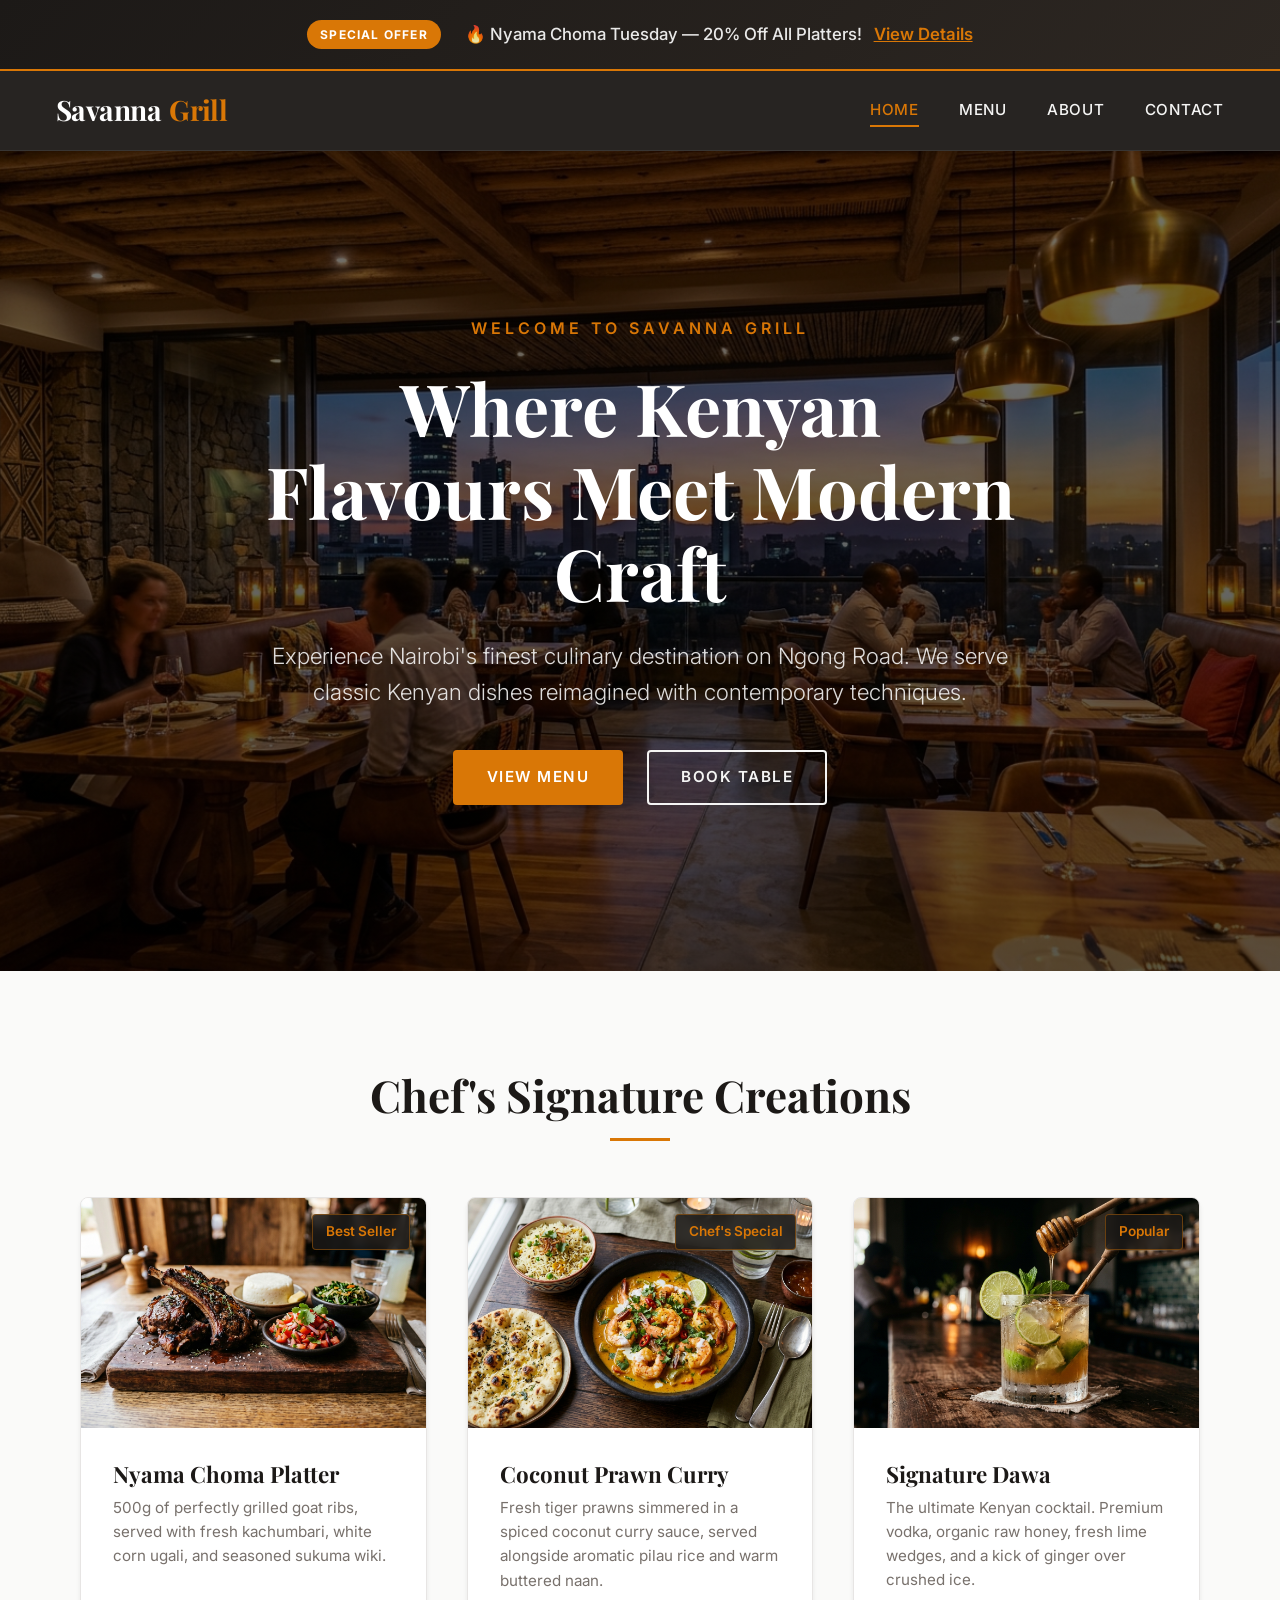
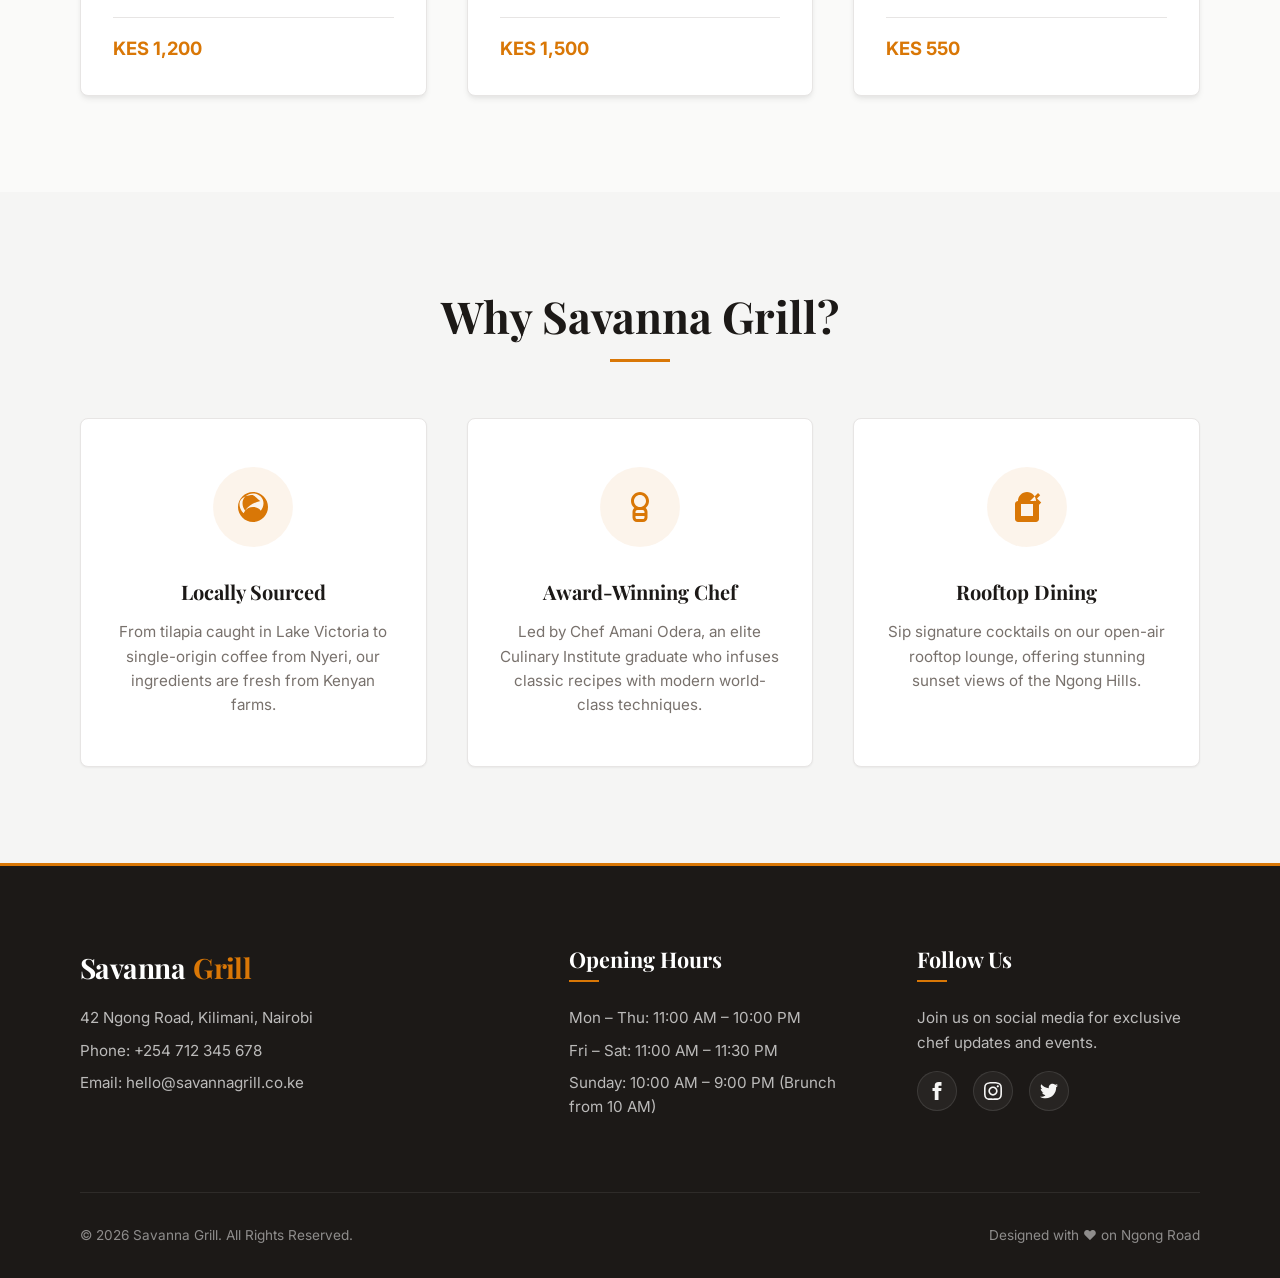
<file: index.html>
<!DOCTYPE html>
<html lang="en">
<head>
  <meta charset="UTF-8">
  <meta name="viewport" content="width=device-width, initial-scale=1.0">
  <meta name="description" content="Savanna Grill - Where Kenyan Flavours Meet Modern Craft. Experience Nairobi's finest modern Kenyan dining with locally sourced ingredients on Ngong Road.">
  <title>Savanna Grill | Modern Kenyan Dining in Nairobi</title>
  <link rel="stylesheet" href="styles.css">
</head>
<body>

  <!-- Special Offers Banner (Stretch Goal) -->
  <div class="offers-banner" id="special-offers">
    <div class="container offers-content">
      <span class="offer-tag">Special Offer</span>
      <p>🔥 Nyama Choma Tuesday — 20% Off All Platters! <a href="menu.html">View Details</a></p>
    </div>
  </div>

  <!-- Header & Navigation -->
  <header class="header">
    <div class="container navbar">
      <a href="index.html" class="logo" id="nav-logo">
        Savanna<span>Grill</span>
      </a>
      
      <!-- Hamburger Menu (CSS Only) -->
      <input type="checkbox" id="nav-checkbox">
      <label for="nav-checkbox" class="menu-toggle" aria-label="Toggle Menu">
        <span></span>
        <span></span>
        <span></span>
      </label>

      <nav class="nav-links-wrapper">
        <ul class="nav-links">
          <li><a href="index.html" class="active">Home</a></li>
          <li><a href="menu.html">Menu</a></li>
          <li><a href="about.html">About</a></li>
          <li><a href="contact.html">Contact</a></li>
        </ul>
      </nav>
    </div>
  </header>

  <!-- Hero Section -->
  <section class="hero" id="home-hero">
    <div class="hero-content">
      <span class="hero-tag">Welcome to Savanna Grill</span>
      <h1 class="hero-title">Where Kenyan Flavours Meet Modern Craft</h1>
      <p class="hero-subtitle">Experience Nairobi's finest culinary destination on Ngong Road. We serve classic Kenyan dishes reimagined with contemporary techniques.</p>
      <div class="hero-actions">
        <a href="menu.html" class="btn btn-primary" id="btn-hero-menu">View Menu</a>
        <a href="contact.html" class="btn btn-secondary" id="btn-hero-reserve">Book Table</a>
      </div>
    </div>
  </section>

  <!-- Featured Dishes Section -->
  <section class="section-padding" id="featured-dishes">
    <div class="container">
      <h2>Chef's Signature Creations</h2>
      <div class="featured-grid">
        
        <!-- Dish 1 -->
        <article class="dish-card" id="dish-nyama-choma">
          <div class="dish-img-wrapper">
            <img src="images/nyama_choma.jpg" alt="Savanna Nyama Choma Platter with Ugali and Kachumbari">
            <span class="dish-badge">Best Seller</span>
          </div>
          <div class="dish-info">
            <h3 class="dish-title">Nyama Choma Platter</h3>
            <p class="dish-desc">500g of perfectly grilled goat ribs, served with fresh kachumbari, white corn ugali, and seasoned sukuma wiki.</p>
            <div class="dish-price">KES 1,200</div>
          </div>
        </article>

        <!-- Dish 2 -->
        <article class="dish-card" id="dish-prawn-curry">
          <div class="dish-img-wrapper">
            <img src="images/coconut_prawn_curry.jpg" alt="Rich Coconut Prawn Curry with Pilau Rice and Naan">
            <span class="dish-badge">Chef's Special</span>
          </div>
          <div class="dish-info">
            <h3 class="dish-title">Coconut Prawn Curry</h3>
            <p class="dish-desc">Fresh tiger prawns simmered in a spiced coconut curry sauce, served alongside aromatic pilau rice and warm buttered naan.</p>
            <div class="dish-price">KES 1,500</div>
          </div>
        </article>

        <!-- Dish 3 -->
        <article class="dish-card" id="dish-dawa-cocktail">
          <div class="dish-img-wrapper">
            <img src="images/dawa_cocktail.jpg" alt="Refreshing Dawa Cocktail with honey and lime">
            <span class="dish-badge">Popular</span>
          </div>
          <div class="dish-info">
            <h3 class="dish-title">Signature Dawa</h3>
            <p class="dish-desc">The ultimate Kenyan cocktail. Premium vodka, organic raw honey, fresh lime wedges, and a kick of ginger over crushed ice.</p>
            <div class="dish-price">KES 550</div>
          </div>
        </article>

      </div>
    </div>
  </section>

  <!-- Why Us Section -->
  <section class="why-us section-padding" id="why-us">
    <div class="container">
      <h2>Why Savanna Grill?</h2>
      <div class="features-grid">
        
        <!-- Feature 1 -->
        <div class="feature-card" id="feat-locally-sourced">
          <div class="feature-icon-box">
            <!-- Leaf SVG Icon -->
            <svg xmlns="http://www.w3.org/2000/svg" viewBox="0 0 24 24">
              <path d="M17 8C8 10 5.9 16.17 5.9 16.17S3 14 3 10C3 5.5 8.5 4 12 4C12 4 13.5 5 15 6.5C16.5 8 17 8 17 8ZM12 2C6.5 2 2 6.5 2 12C2 17.5 6.5 22 12 22C17.5 22 22 17.5 22 12C22 6.5 17.5 2 12 2ZM17.2 14.5C16.2 13 14.2 12 12 12C9.8 12 7.8 13 6.8 14.5C5.7 13.1 5 11.4 5 9.5C5 5.9 8.1 3 12 3C15.9 3 19 5.9 19 9.5C19 11.4 18.3 13.1 17.2 14.5Z"/>
            </svg>
          </div>
          <h3 class="feature-title">Locally Sourced</h3>
          <p class="feature-desc">From tilapia caught in Lake Victoria to single-origin coffee from Nyeri, our ingredients are fresh from Kenyan farms.</p>
        </div>

        <!-- Feature 2 -->
        <div class="feature-card" id="feat-chef">
          <div class="feature-icon-box">
            <!-- Chef Hat SVG Icon -->
            <svg xmlns="http://www.w3.org/2000/svg" viewBox="0 0 24 24">
              <path d="M12 2C8.69 2 6 4.69 6 8C6 9.87 6.86 11.54 8.22 12.63C7.47 13.29 7 14.24 7 15.3V19C7 20.66 8.34 22 10 22H14C15.66 22 17 20.66 17 19V15.3C17 14.24 16.53 13.29 15.78 12.63C17.14 11.54 18 9.87 18 8C18 4.69 15.31 2 12 2M12 4C14.21 4 16 5.79 16 8C16 10.21 14.21 12 12 12C9.79 12 8 10.21 8 8C8 5.79 9.79 4 12 4M9 15.3C9 14.58 9.58 14 10.3 14H13.7C14.42 14 15 14.58 15 15.3V16H9V15.3M9 18H15V19C15 19.55 14.55 20 14 20H10C9.45 20 9 19.55 9 19V18Z"/>
            </svg>
          </div>
          <h3 class="feature-title">Award-Winning Chef</h3>
          <p class="feature-desc">Led by Chef Amani Odera, an elite Culinary Institute graduate who infuses classic recipes with modern world-class techniques.</p>
        </div>

        <!-- Feature 3 -->
        <div class="feature-card" id="feat-rooftop">
          <div class="feature-icon-box">
            <!-- Outdoor Dining SVG Icon -->
            <svg xmlns="http://www.w3.org/2000/svg" viewBox="0 0 24 24">
              <path d="M19.36 2.72L20.78 4.14L18.66 6.26L21.48 9.08L20.07 10.5L17.25 7.68L15.13 9.8L13.71 8.38L19.36 2.72M8 10V18H16V10H8M6 8H18C19.1 8 20 8.9 20 10V20C20 21.1 19.1 22 18 22H6C4.9 22 4 21.1 4 20V10C4 8.9 4.9 8 6 8M12 2C8.69 2 6 4.69 6 8H18C18 4.69 15.31 2 12 2Z"/>
            </svg>
          </div>
          <h3 class="feature-title">Rooftop Dining</h3>
          <p class="feature-desc">Sip signature cocktails on our open-air rooftop lounge, offering stunning sunset views of the Ngong Hills.</p>
        </div>

      </div>
    </div>
  </section>

  <!-- Footer -->
  <footer class="footer" id="main-footer">
    <div class="container">
      <div class="footer-grid">
        
        <!-- Footer Column 1: Info -->
        <div class="footer-col" id="footer-info">
          <a href="index.html" class="logo">
            Savanna<span>Grill</span>
          </a>
          <p>42 Ngong Road, Kilimani, Nairobi</p>
          <p>Phone: +254 712 345 678</p>
          <p>Email: hello@savannagrill.co.ke</p>
        </div>

        <!-- Footer Column 2: Hours -->
        <div class="footer-col" id="footer-hours">
          <h3>Opening Hours</h3>
          <p>Mon – Thu: 11:00 AM – 10:00 PM</p>
          <p>Fri – Sat: 11:00 AM – 11:30 PM</p>
          <p>Sunday: 10:00 AM – 9:00 PM (Brunch from 10 AM)</p>
        </div>

        <!-- Footer Column 3: Social & Links -->
        <div class="footer-col" id="footer-socials">
          <h3>Follow Us</h3>
          <p>Join us on social media for exclusive chef updates and events.</p>
          <div class="social-links">
            <!-- Facebook -->
            <a href="#" class="social-btn" aria-label="Facebook">
              <svg viewBox="0 0 24 24"><path d="M9 8h-3v4h3v12h5v-12h3.642l.358-4h-4v-1.667c0-.955.192-1.333 1.115-1.333h2.885v-5h-3.808c-3.596 0-5.192 1.583-5.192 4.615v3.385z"/></svg>
            </a>
            <!-- Instagram -->
            <a href="#" class="social-btn" aria-label="Instagram">
              <svg viewBox="0 0 24 24"><path d="M12 2.163c3.204 0 3.584.012 4.85.07 3.252.148 4.771 1.691 4.919 4.919.058 1.265.069 1.645.069 4.849 0 3.205-.012 3.584-.069 4.849-.149 3.225-1.664 4.771-4.919 4.919-1.266.058-1.644.07-4.85.07-3.204 0-3.584-.012-4.849-.07-3.26-.149-4.771-1.699-4.919-4.92-.058-1.265-.07-1.644-.07-4.849 0-3.204.013-3.583.07-4.849.149-3.227 1.664-4.771 4.919-4.919 1.266-.057 1.645-.069 4.849-.069zm0-2c-3.259 0-3.667.014-4.947.072-4.358.2-6.78 2.618-6.98 6.98-.059 1.281-.073 1.689-.073 4.948 0 3.259.014 3.668.072 4.948.2 4.358 2.618 6.78 6.98 6.98 1.281.058 1.689.072 4.948.072 3.259 0 3.668-.014 4.948-.072 4.354-.2 6.782-2.618 6.979-6.98.059-1.28.073-1.689.073-4.948 0-3.259-.014-3.667-.072-4.947-.196-4.354-2.617-6.78-6.979-6.98-1.281-.059-1.69-.073-4.949-.073zm0 5.838c-3.403 0-6.162 2.759-6.162 6.162s2.759 6.163 6.162 6.163 6.162-2.759 6.162-6.163c0-3.403-2.759-6.162-6.162-6.162zm0 10.162c-2.209 0-4-1.79-4-4 0-2.209 1.791-4 4-4s4 1.791 4 4c0 2.21-1.791 4-4 4zm6.406-11.845c-.796 0-1.441.645-1.441 1.44s.645 1.44 1.441 1.44c.795 0 1.439-.645 1.439-1.44s-.644-1.44-1.439-1.44z"/></svg>
            </a>
            <!-- Twitter / X -->
            <a href="#" class="social-btn" aria-label="Twitter">
              <svg viewBox="0 0 24 24"><path d="M24 4.557c-.883.392-1.832.656-2.828.775 1.017-.609 1.798-1.574 2.165-2.724-.951.564-2.005.974-3.127 1.195-.897-.957-2.178-1.555-3.594-1.555-3.179 0-5.515 2.966-4.797 6.045-4.091-.205-7.719-2.165-10.148-5.144-1.29 2.213-.669 5.108 1.523 6.574-.806-.026-1.566-.247-2.229-.616-.054 2.281 1.581 4.415 3.949 4.89-.693.188-1.452.232-2.224.084.626 1.956 2.444 3.379 4.6 3.419-2.07 1.623-4.678 2.348-7.29 2.04 2.179 1.397 4.768 2.212 7.548 2.212 9.142 0 14.307-7.721 13.995-14.646.962-.695 1.797-1.562 2.457-2.549z"/></svg>
            </a>
          </div>
        </div>

      </div>
      
      <div class="footer-bottom">
        <p>&copy; 2026 Savanna Grill. All Rights Reserved.</p>
        <p>Designed with ❤️ on Ngong Road</p>
      </div>
    </div>
  </footer>

</body>
</html>
</file>
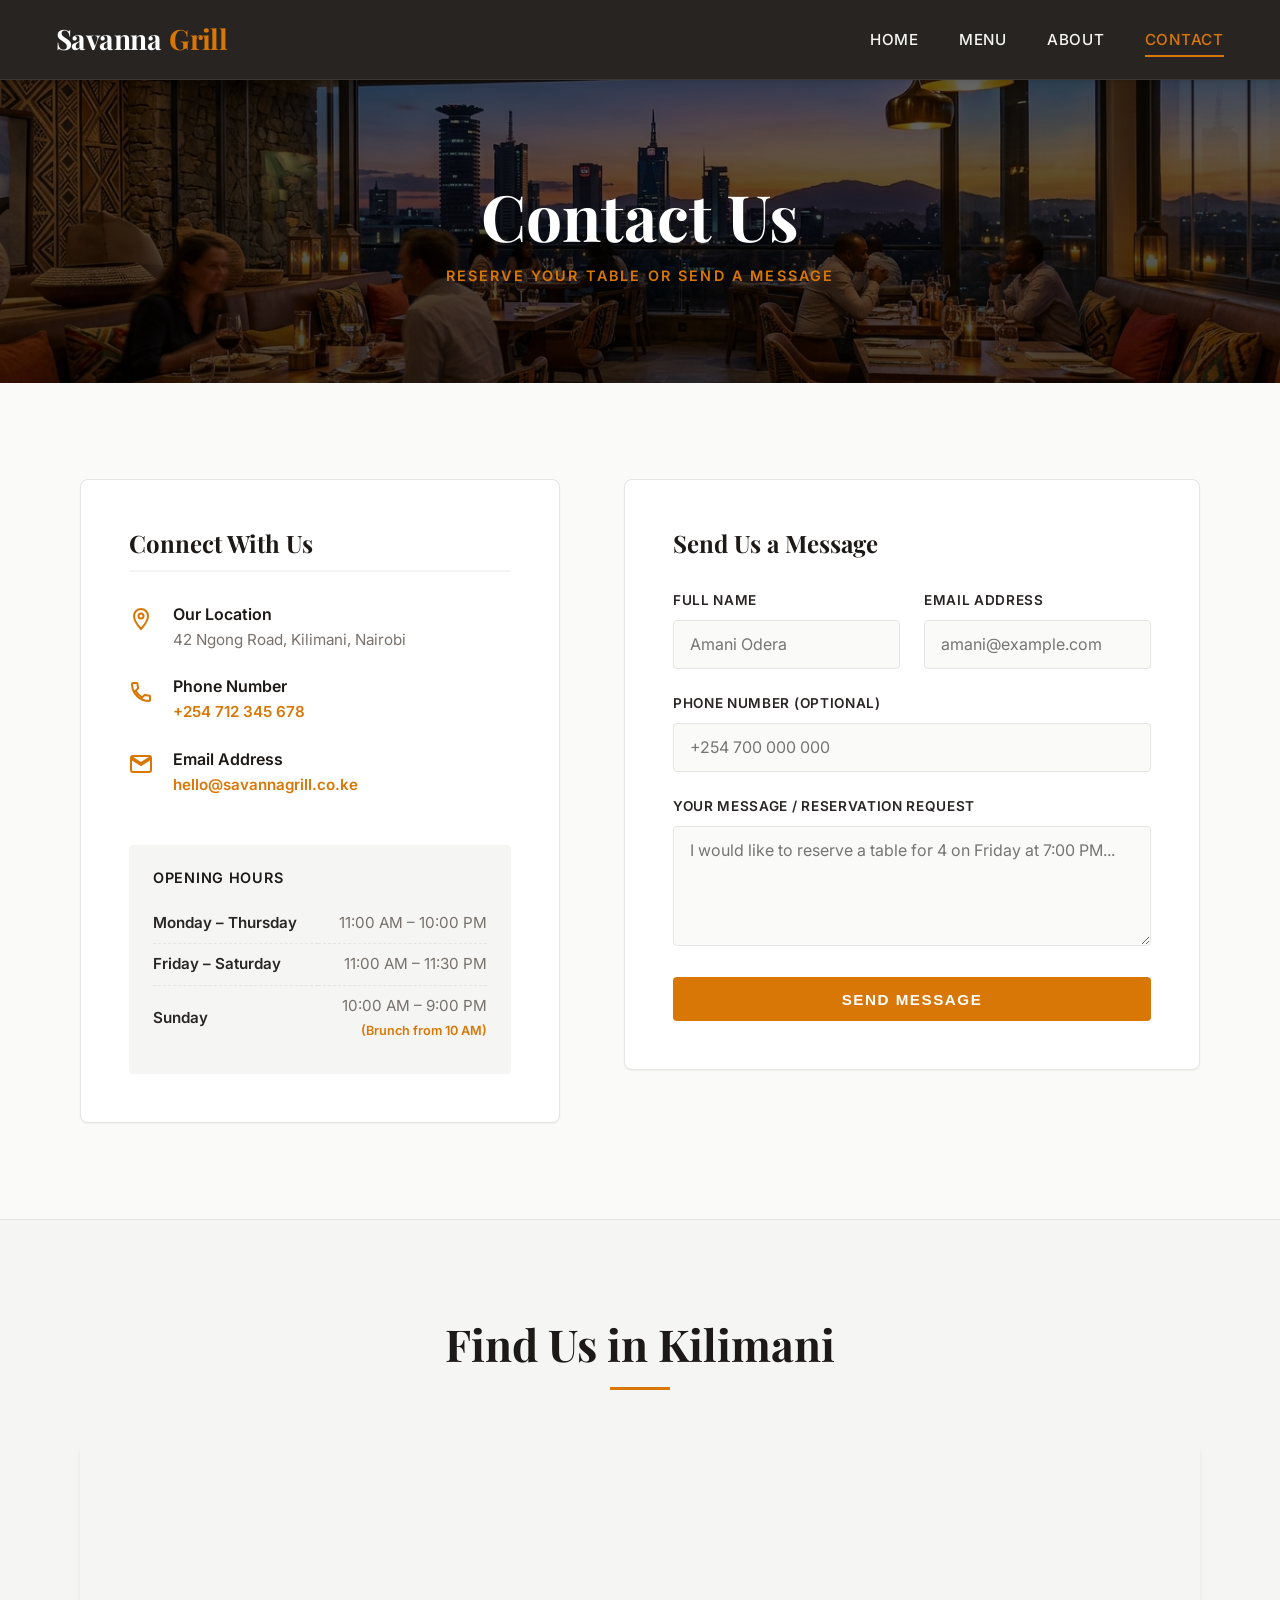
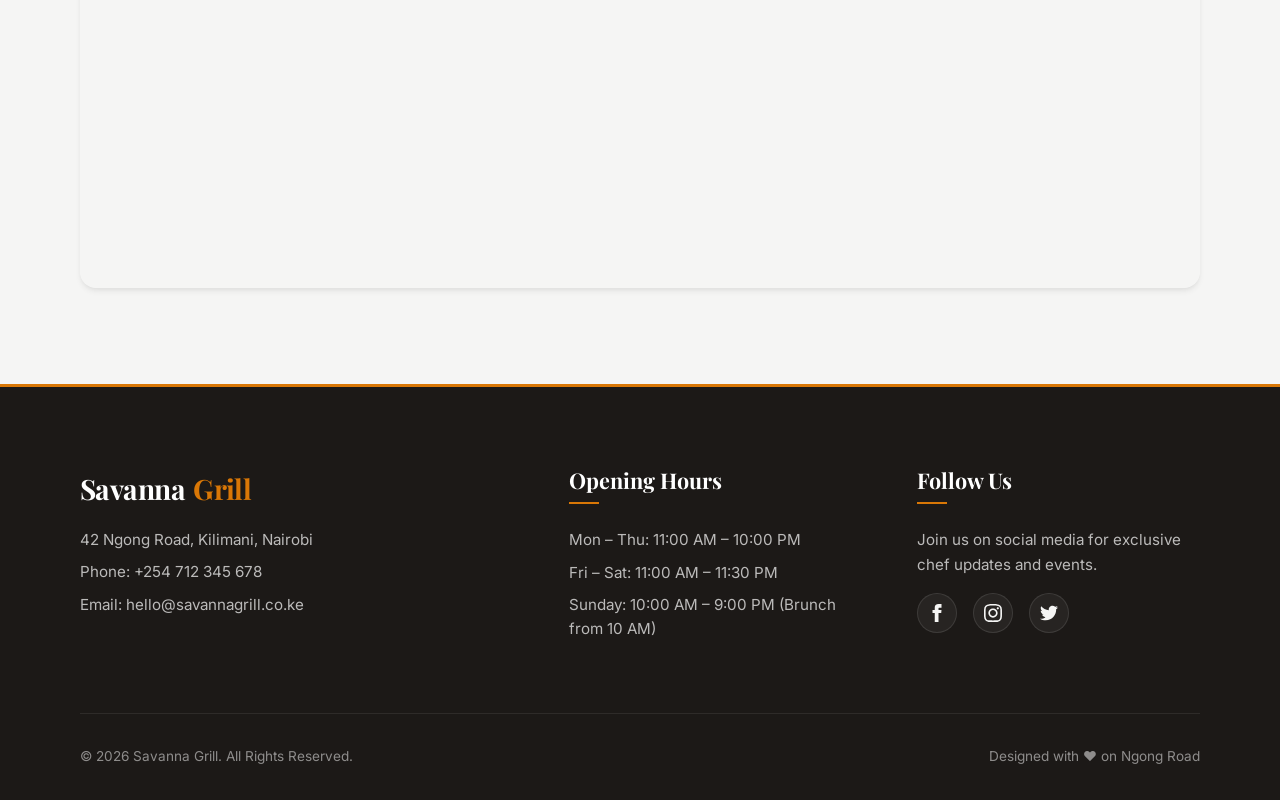
<file: contact.html>
<!DOCTYPE html>
<html lang="en">
<head>
  <meta charset="UTF-8">
  <meta name="viewport" content="width=device-width, initial-scale=1.0">
  <meta name="description" content="Get in touch with Savanna Grill on Ngong Road, Kilimani, Nairobi. Make reservations, host events, or ask questions through our contact form.">
  <title>Contact Us | Savanna Grill Nairobi</title>
  <link rel="stylesheet" href="styles.css">
</head>
<body>

  <!-- Header & Navigation -->
  <header class="header">
    <div class="container navbar">
      <a href="index.html" class="logo" id="nav-logo">
        Savanna<span>Grill</span>
      </a>
      
      <!-- Hamburger Menu (CSS Only) -->
      <input type="checkbox" id="nav-checkbox">
      <label for="nav-checkbox" class="menu-toggle" aria-label="Toggle Menu">
        <span></span>
        <span></span>
        <span></span>
      </label>

      <nav class="nav-links-wrapper">
        <ul class="nav-links">
          <li><a href="index.html">Home</a></li>
          <li><a href="menu.html">Menu</a></li>
          <li><a href="about.html">About</a></li>
          <li><a href="contact.html" class="active">Contact</a></li>
        </ul>
      </nav>
    </div>
  </header>

  <!-- Page Hero Banner -->
  <section class="page-hero" id="contact-hero">
    <div class="container">
      <h1>Contact Us</h1>
      <p>Reserve Your Table or Send a Message</p>
    </div>
  </section>

  <!-- Contact Section -->
  <section class="section-padding" id="contact-details-form">
    <div class="container contact-layout">
      
      <!-- Left Column: Info & Hours -->
      <div class="contact-info-panel" id="info-panel">
        <h3>Connect With Us</h3>
        
        <ul class="contact-details" id="contact-list">
          <!-- Address -->
          <li>
            <!-- Map Pin SVG -->
            <svg viewBox="0 0 24 24">
              <path d="M12 2C8.13 2 5 5.13 5 9c0 5.25 7 13 7 13s7-7.75 7-13c0-3.87-3.13-7-7-7zm0 9.5c-1.38 0-2.5-1.12-2.5-2.5s1.12-2.5 2.5-2.5 2.5 1.12 2.5 2.5-1.12 2.5-2.5 2.5z"/>
            </svg>
            <div>
              <h4>Our Location</h4>
              <p>42 Ngong Road, Kilimani, Nairobi</p>
            </div>
          </li>
          
          <!-- Phone -->
          <li>
            <!-- Phone SVG -->
            <svg viewBox="0 0 24 24">
              <path d="M6.62 10.79c1.44 2.83 3.76 5.14 6.59 6.59l2.2-2.2c.27-.27.67-.36 1.02-.24 1.12.37 2.33.57 3.57.57.55 0 1 .45 1 1V20c0 .55-.45 1-1 1-9.39 0-17-7.61-17-17 0-.55.45-1 1-1h3.5c.55 0 1 .45 1 1 0 1.25.2 2.45.57 3.57.11.35.03.74-.25 1.02l-2.2 2.2z"/>
            </svg>
            <div>
              <h4>Phone Number</h4>
              <p><a href="tel:+254712345678" style="color: var(--color-accent); font-weight: 600;">+254 712 345 678</a></p>
            </div>
          </li>
          
          <!-- Email -->
          <li>
            <!-- Envelope SVG -->
            <svg viewBox="0 0 24 24">
              <path d="M20 4H4c-1.1 0-1.99.9-1.99 2L2 18c0 1.1.9 2 2 2h16c1.1 0 2-.9 2-2V6c0-1.1-.9-2-2-2zm0 4l-8 5-8-5V6l8 5 8-5v2z"/>
            </svg>
            <div>
              <h4>Email Address</h4>
              <p><a href="mailto:hello@savannagrill.co.ke" style="color: var(--color-accent); font-weight: 600;">hello@savannagrill.co.ke</a></p>
            </div>
          </li>
        </ul>

        <div class="opening-hours-box" id="hours-box">
          <h4 style="font-family: var(--font-body); font-weight: 600; text-transform: uppercase; letter-spacing: 0.05em; font-size: 0.9rem; margin-bottom: 1rem; color: var(--color-primary);">Opening Hours</h4>
          <table class="hours-table">
            <tr>
              <td>Monday – Thursday</td>
              <td>11:00 AM – 10:00 PM</td>
            </tr>
            <tr>
              <td>Friday – Saturday</td>
              <td>11:00 AM – 11:30 PM</td>
            </tr>
            <tr>
              <td>Sunday</td>
              <td>10:00 AM – 9:00 PM <br><small style="color: var(--color-accent); font-weight: 600;">(Brunch from 10 AM)</small></td>
            </tr>
          </table>
        </div>
      </div>

      <!-- Right Column: Form -->
      <div class="contact-form-panel" id="form-panel">
        <h3>Send Us a Message</h3>
        <form action="#" method="POST" id="contact-form" onsubmit="event.preventDefault(); alert('Asante! Thank you for contacting Savanna Grill. We will reach back to you shortly.'); this.reset();">
          
          <div class="form-group-row">
            <div class="form-group">
              <label for="form-name">Full Name</label>
              <input type="text" id="form-name" class="form-control" placeholder="Amani Odera" required>
            </div>
            <div class="form-group">
              <label for="form-email">Email Address</label>
              <input type="email" id="form-email" class="form-control" placeholder="amani@example.com" required>
            </div>
          </div>

          <div class="form-group">
            <label for="form-phone">Phone Number (Optional)</label>
            <input type="tel" id="form-phone" class="form-control" placeholder="+254 700 000 000">
          </div>

          <div class="form-group">
            <label for="form-message">Your Message / Reservation Request</label>
            <textarea id="form-message" class="form-control" placeholder="I would like to reserve a table for 4 on Friday at 7:00 PM..." required></textarea>
          </div>

          <button type="submit" class="btn btn-primary" style="width: 100%; border: 0;" id="btn-submit-contact">Send Message</button>
        </form>
      </div>

    </div>
  </section>

  <!-- Embedded Google Map -->
  <section class="map-section section-padding" id="google-map">
    <div class="container">
      <h2 style="margin-bottom: 3rem;">Find Us in Kilimani</h2>
      <div class="map-wrapper">
        <iframe 
          title="Savanna Grill Location Map"
          src="https://www.google.com/maps/embed?pb=!1m18!1m12!1m3!1d15955.161173663673!2d36.783611139550776!3d-1.2913888999999912!2m3!1f0!2f0!3f0!3m2!1i1024!2i768!4f13.1!3m3!1m2!1s0x182f1a6b0c201aef%3A0xa1b0cf0440788eb2!2sKilimani%2C%20Nairobi!5e0!3m2!1sen!2ske!4v1680000000000!5m2!1sen!2ske" 
          allowfullscreen="" 
          loading="lazy" 
          referrerpolicy="no-referrer-when-downgrade">
        </iframe>
      </div>
    </div>
  </section>

  <!-- Footer -->
  <footer class="footer" id="main-footer">
    <div class="container">
      <div class="footer-grid">
        
        <!-- Footer Column 1: Info -->
        <div class="footer-col" id="footer-info">
          <a href="index.html" class="logo">
            Savanna<span>Grill</span>
          </a>
          <p>42 Ngong Road, Kilimani, Nairobi</p>
          <p>Phone: +254 712 345 678</p>
          <p>Email: hello@savannagrill.co.ke</p>
        </div>

        <!-- Footer Column 2: Hours -->
        <div class="footer-col" id="footer-hours">
          <h3>Opening Hours</h3>
          <p>Mon – Thu: 11:00 AM – 10:00 PM</p>
          <p>Fri – Sat: 11:00 AM – 11:30 PM</p>
          <p>Sunday: 10:00 AM – 9:00 PM (Brunch from 10 AM)</p>
        </div>

        <!-- Footer Column 3: Social & Links -->
        <div class="footer-col" id="footer-socials">
          <h3>Follow Us</h3>
          <p>Join us on social media for exclusive chef updates and events.</p>
          <div class="social-links">
            <!-- Facebook -->
            <a href="#" class="social-btn" aria-label="Facebook">
              <svg viewBox="0 0 24 24"><path d="M9 8h-3v4h3v12h5v-12h3.642l.358-4h-4v-1.667c0-.955.192-1.333 1.115-1.333h2.885v-5h-3.808c-3.596 0-5.192 1.583-5.192 4.615v3.385z"/></svg>
            </a>
            <!-- Instagram -->
            <a href="#" class="social-btn" aria-label="Instagram">
              <svg viewBox="0 0 24 24"><path d="M12 2.163c3.204 0 3.584.012 4.85.07 3.252.148 4.771 1.691 4.919 4.919.058 1.265.069 1.645.069 4.849 0 3.205-.012 3.584-.069 4.849-.149 3.225-1.664 4.771-4.919 4.919-1.266.058-1.644.07-4.85.07-3.204 0-3.584-.012-4.849-.07-3.26-.149-4.771-1.699-4.919-4.92-.058-1.265-.07-1.644-.07-4.849 0-3.204.013-3.583.07-4.849.149-3.227 1.664-4.771 4.919-4.919 1.266-.057 1.645-.069 4.849-.069zm0-2c-3.259 0-3.667.014-4.947.072-4.358.2-6.78 2.618-6.98 6.98-.059 1.281-.073 1.689-.073 4.948 0 3.259.014 3.668.072 4.948.2 4.358 2.618 6.78 6.98 6.98 1.281.058 1.689.072 4.948.072 3.259 0 3.668-.014 4.948-.072 4.354-.2 6.782-2.618 6.979-6.98.059-1.28.073-1.689.073-4.948 0-3.259-.014-3.667-.072-4.947-.196-4.354-2.617-6.78-6.979-6.98-1.281-.059-1.69-.073-4.949-.073zm0 5.838c-3.403 0-6.162 2.759-6.162 6.162s2.759 6.163 6.162 6.163 6.162-2.759 6.162-6.163c0-3.403-2.759-6.162-6.162-6.162zm0 10.162c-2.209 0-4-1.79-4-4 0-2.209 1.791-4 4-4s4 1.791 4 4c0 2.21-1.791 4-4 4zm6.406-11.845c-.796 0-1.441.645-1.441 1.44s.645 1.44 1.441 1.44c.795 0 1.439-.645 1.439-1.44s-.644-1.44-1.439-1.44z"/></svg>
            </a>
            <!-- Twitter / X -->
            <a href="#" class="social-btn" aria-label="Twitter">
              <svg viewBox="0 0 24 24"><path d="M24 4.557c-.883.392-1.832.656-2.828.775 1.017-.609 1.798-1.574 2.165-2.724-.951.564-2.005.974-3.127 1.195-.897-.957-2.178-1.555-3.594-1.555-3.179 0-5.515 2.966-4.797 6.045-4.091-.205-7.719-2.165-10.148-5.144-1.29 2.213-.669 5.108 1.523 6.574-.806-.026-1.566-.247-2.229-.616-.054 2.281 1.581 4.415 3.949 4.89-.693.188-1.452.232-2.224.084.626 1.956 2.444 3.379 4.6 3.419-2.07 1.623-4.678 2.348-7.29 2.04 2.179 1.397 4.768 2.212 7.548 2.212 9.142 0 14.307-7.721 13.995-14.646.962-.695 1.797-1.562 2.457-2.549z"/></svg>
            </a>
          </div>
        </div>

      </div>
      
      <div class="footer-bottom">
        <p>&copy; 2026 Savanna Grill. All Rights Reserved.</p>
        <p>Designed with ❤️ on Ngong Road</p>
      </div>
    </div>
  </footer>

</body>
</html>
</file>
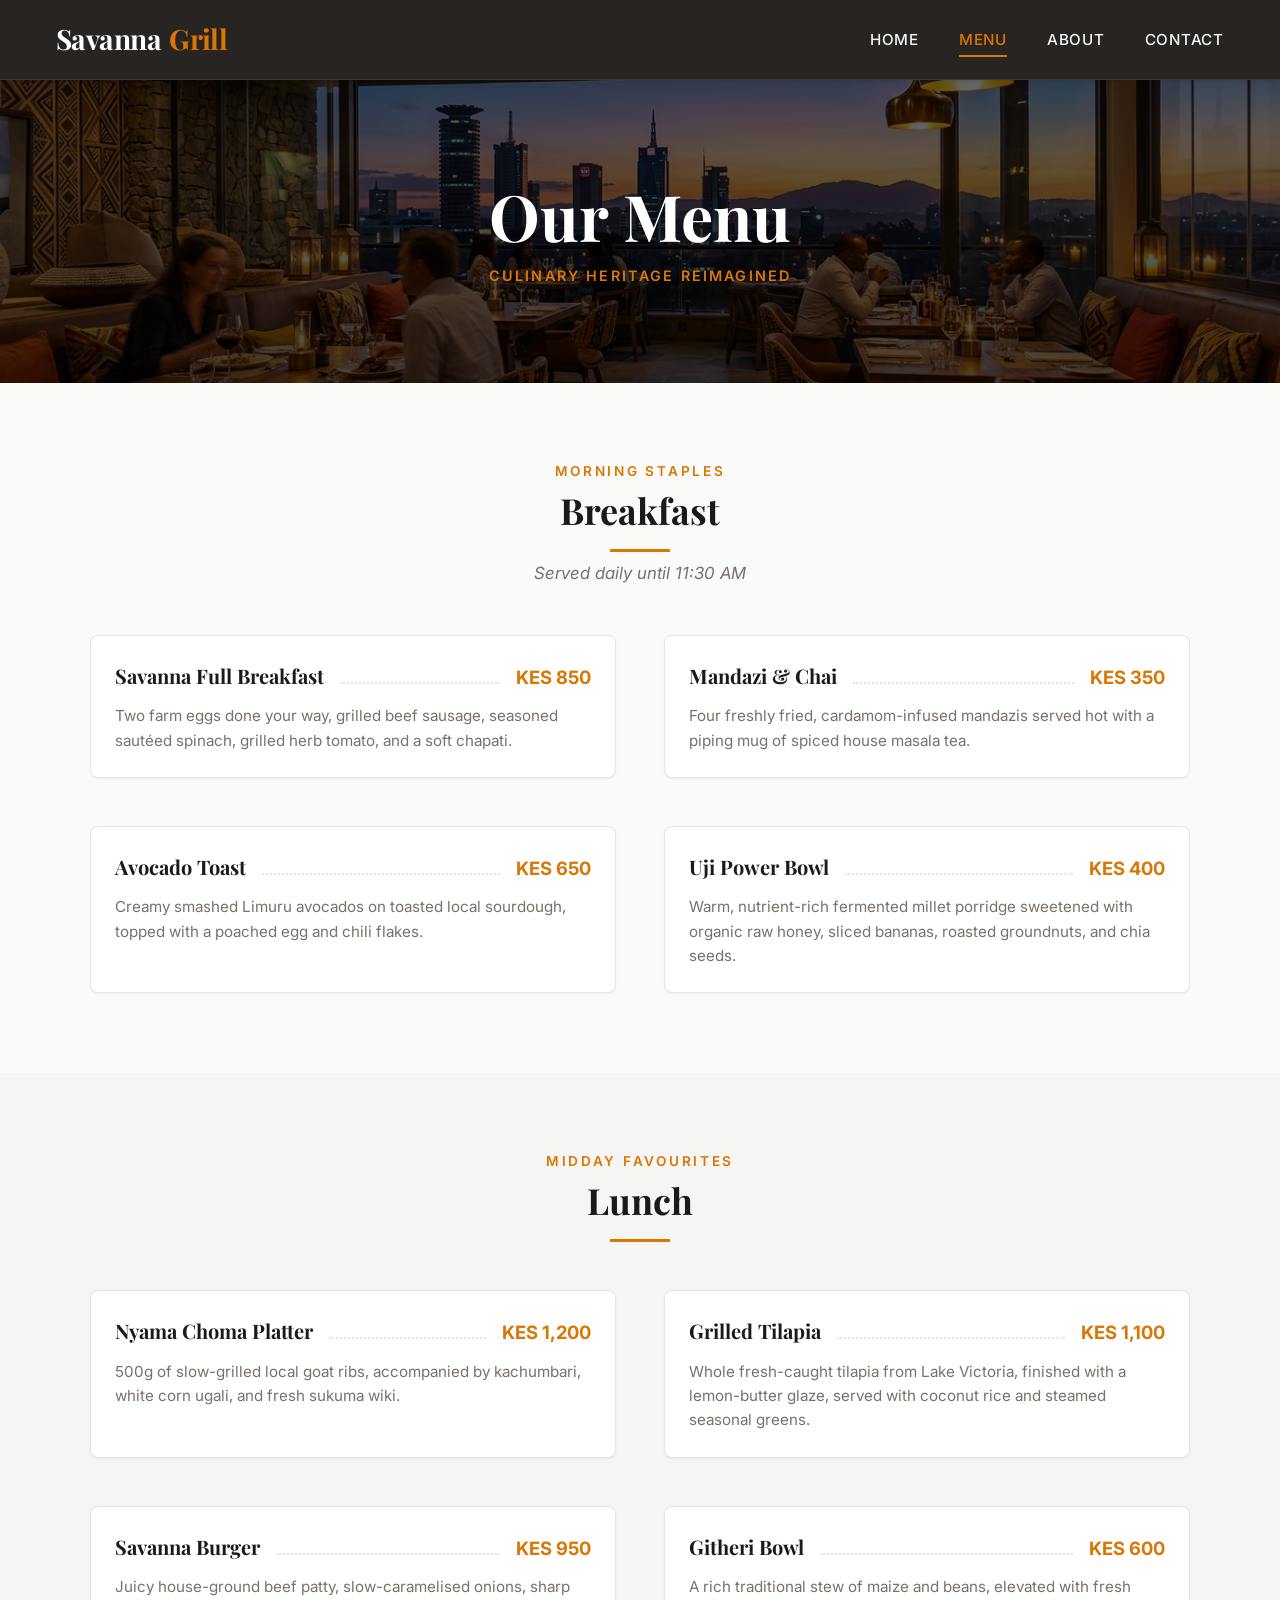
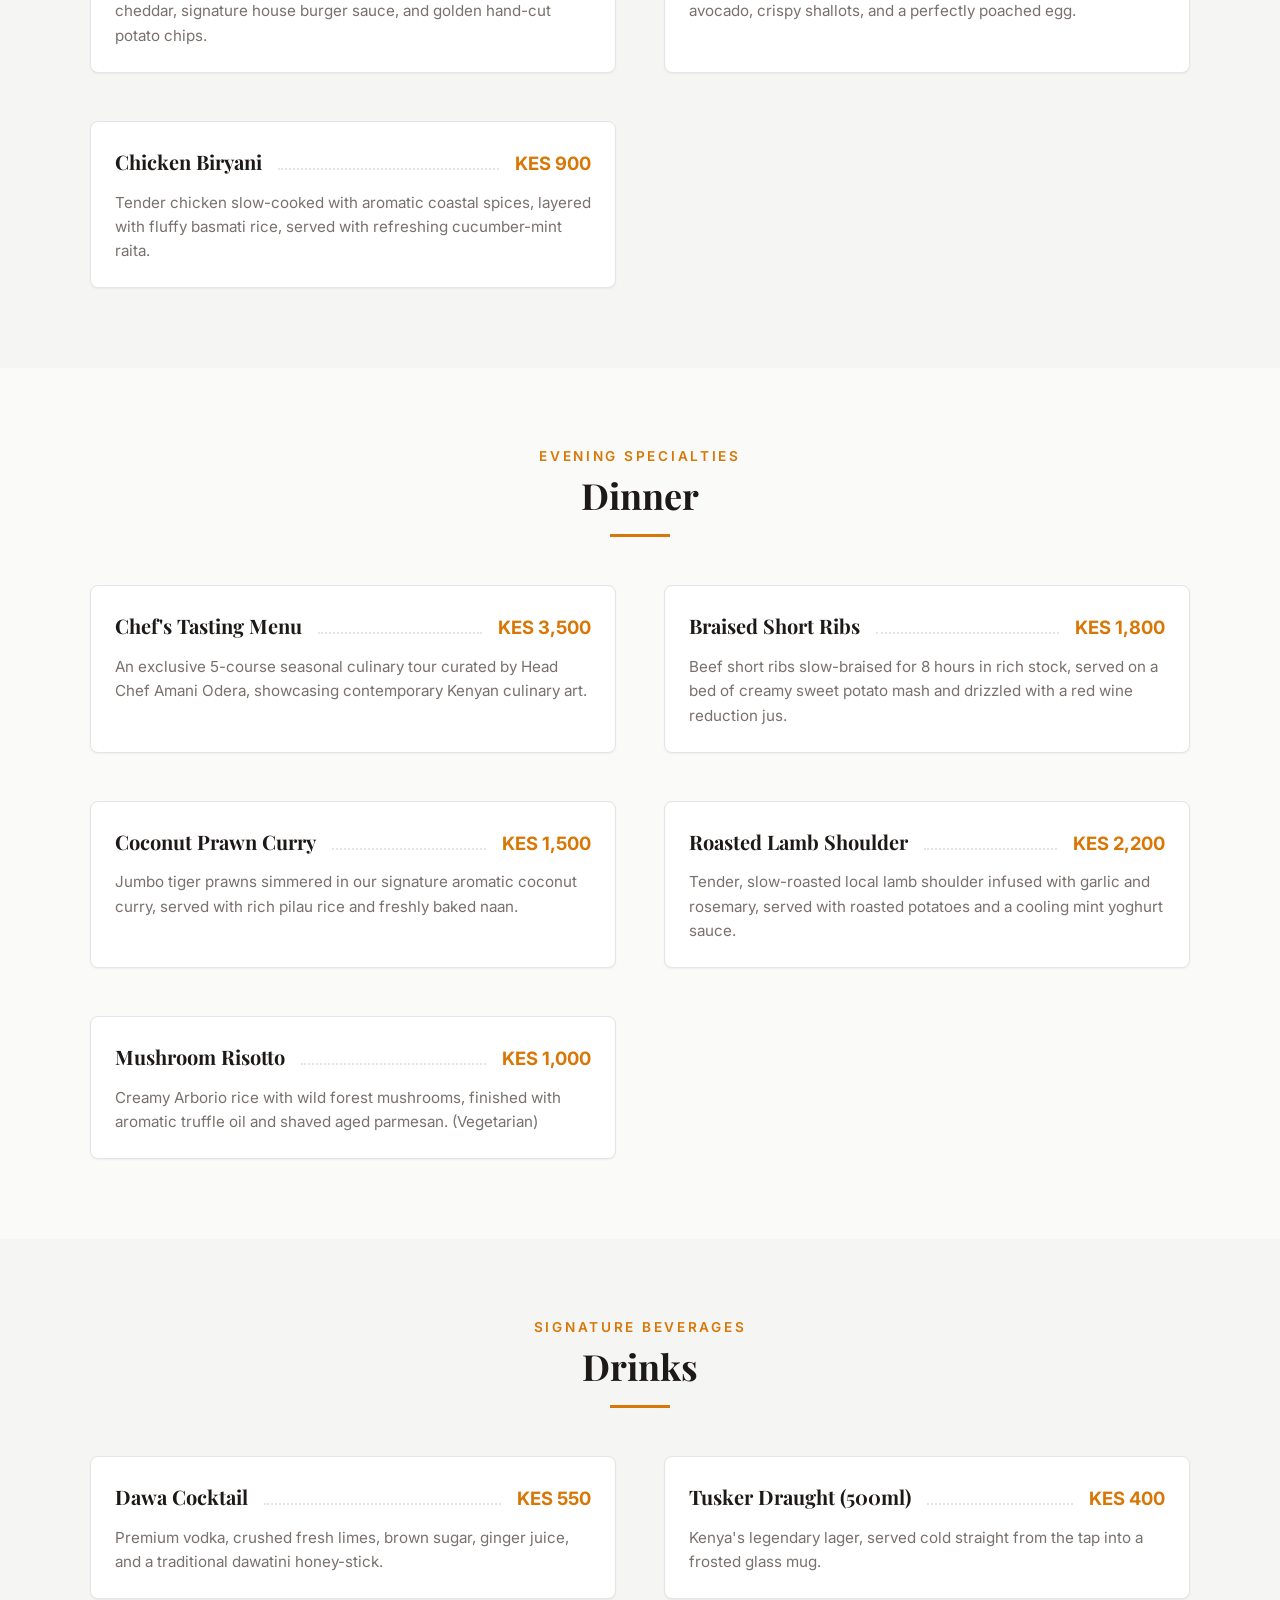
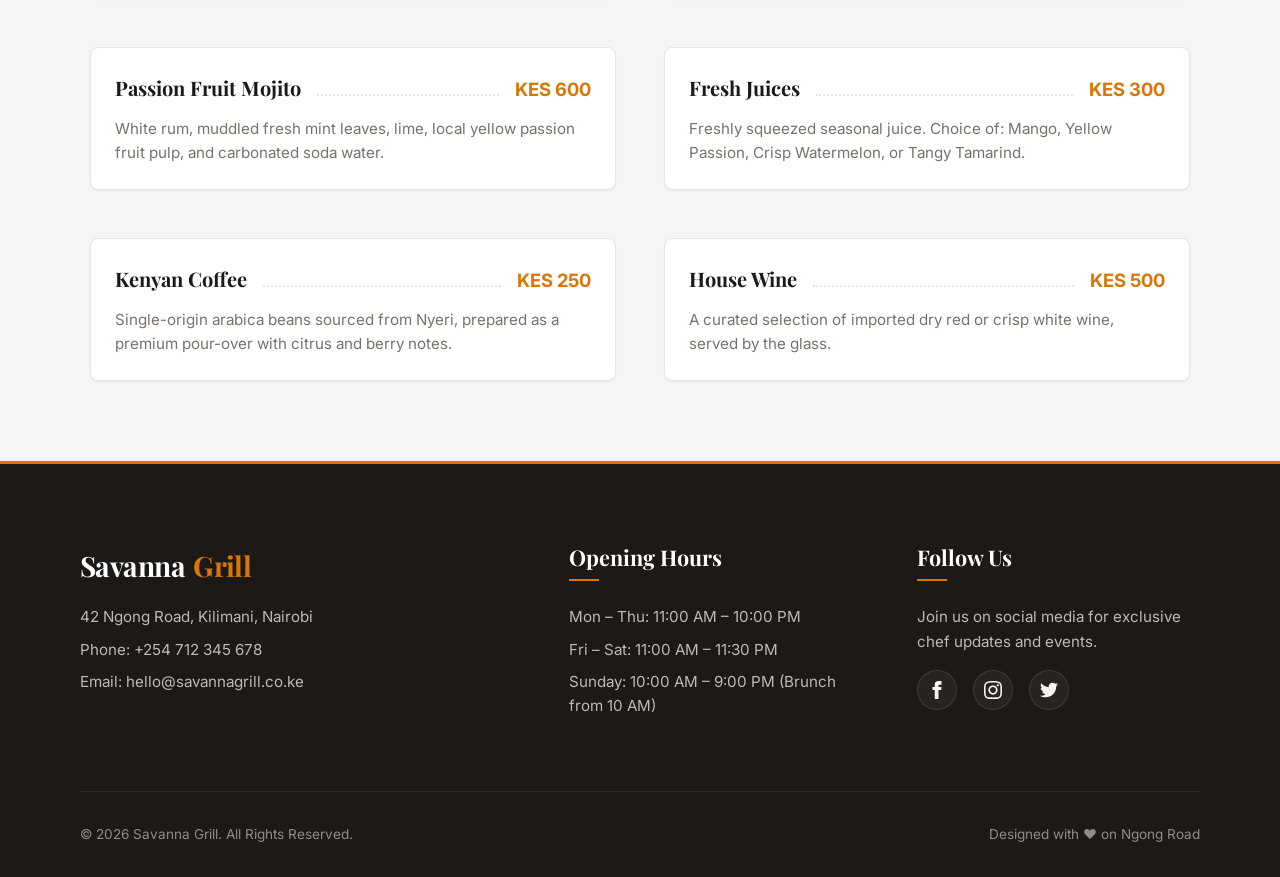
<file: menu.html>
<!DOCTYPE html>
<html lang="en">
<head>
  <meta charset="UTF-8">
  <meta name="viewport" content="width=device-width, initial-scale=1.0">
  <meta name="description" content="Explore the Savanna Grill menu: modern Kenyan cuisine, including gourmet Nyama Choma, fresh Lake Victoria Tilapia, traditional Mandazi & Chai, and premium Dawa Cocktails.">
  <title>Our Menu | Savanna Grill Nairobi</title>
  <link rel="stylesheet" href="styles.css">
</head>
<body>

  <!-- Header & Navigation -->
  <header class="header">
    <div class="container navbar">
      <a href="index.html" class="logo" id="nav-logo">
        Savanna<span>Grill</span>
      </a>
      
      <!-- Hamburger Menu (CSS Only) -->
      <input type="checkbox" id="nav-checkbox">
      <label for="nav-checkbox" class="menu-toggle" aria-label="Toggle Menu">
        <span></span>
        <span></span>
        <span></span>
      </label>

      <nav class="nav-links-wrapper">
        <ul class="nav-links">
          <li><a href="index.html">Home</a></li>
          <li><a href="menu.html" class="active">Menu</a></li>
          <li><a href="about.html">About</a></li>
          <li><a href="contact.html">Contact</a></li>
        </ul>
      </nav>
    </div>
  </header>

  <!-- Page Hero Banner -->
  <section class="page-hero" id="menu-hero">
    <div class="container">
      <h1>Our Menu</h1>
      <p>Culinary Heritage Reimagined</p>
    </div>
  </section>

  <!-- Breakfast Section -->
  <section class="menu-section" id="menu-breakfast">
    <div class="container">
      <h2 class="menu-category-title">
        <span>Morning Staples</span>
        Breakfast
      </h2>
      <p style="text-align: center; margin-top: -2.5rem; margin-bottom: 3rem; font-style: italic;">Served daily until 11:30 AM</p>
      
      <div class="menu-items-grid">
        
        <!-- Item 1 -->
        <div class="menu-item" id="item-breakfast-1">
          <div class="menu-item-header">
            <span class="menu-item-name">Savanna Full Breakfast</span>
            <span class="menu-item-connector"></span>
            <span class="menu-item-price">KES 850</span>
          </div>
          <p class="menu-item-description">Two farm eggs done your way, grilled beef sausage, seasoned sautéed spinach, grilled herb tomato, and a soft chapati.</p>
        </div>

        <!-- Item 2 -->
        <div class="menu-item" id="item-breakfast-2">
          <div class="menu-item-header">
            <span class="menu-item-name">Mandazi & Chai</span>
            <span class="menu-item-connector"></span>
            <span class="menu-item-price">KES 350</span>
          </div>
          <p class="menu-item-description">Four freshly fried, cardamom-infused mandazis served hot with a piping mug of spiced house masala tea.</p>
        </div>

        <!-- Item 3 -->
        <div class="menu-item" id="item-breakfast-3">
          <div class="menu-item-header">
            <span class="menu-item-name">Avocado Toast</span>
            <span class="menu-item-connector"></span>
            <span class="menu-item-price">KES 650</span>
          </div>
          <p class="menu-item-description">Creamy smashed Limuru avocados on toasted local sourdough, topped with a poached egg and chili flakes.</p>
        </div>

        <!-- Item 4 -->
        <div class="menu-item" id="item-breakfast-4">
          <div class="menu-item-header">
            <span class="menu-item-name">Uji Power Bowl</span>
            <span class="menu-item-connector"></span>
            <span class="menu-item-price">KES 400</span>
          </div>
          <p class="menu-item-description">Warm, nutrient-rich fermented millet porridge sweetened with organic raw honey, sliced bananas, roasted groundnuts, and chia seeds.</p>
        </div>

      </div>
    </div>
  </section>

  <!-- Lunch Section -->
  <section class="menu-section" id="menu-lunch">
    <div class="container">
      <h2 class="menu-category-title">
        <span>Midday Favourites</span>
        Lunch
      </h2>
      
      <div class="menu-items-grid">
        
        <!-- Item 1 -->
        <div class="menu-item" id="item-lunch-1">
          <div class="menu-item-header">
            <span class="menu-item-name">Nyama Choma Platter</span>
            <span class="menu-item-connector"></span>
            <span class="menu-item-price">KES 1,200</span>
          </div>
          <p class="menu-item-description">500g of slow-grilled local goat ribs, accompanied by kachumbari, white corn ugali, and fresh sukuma wiki.</p>
        </div>

        <!-- Item 2 -->
        <div class="menu-item" id="item-lunch-2">
          <div class="menu-item-header">
            <span class="menu-item-name">Grilled Tilapia</span>
            <span class="menu-item-connector"></span>
            <span class="menu-item-price">KES 1,100</span>
          </div>
          <p class="menu-item-description">Whole fresh-caught tilapia from Lake Victoria, finished with a lemon-butter glaze, served with coconut rice and steamed seasonal greens.</p>
        </div>

        <!-- Item 3 -->
        <div class="menu-item" id="item-lunch-3">
          <div class="menu-item-header">
            <span class="menu-item-name">Savanna Burger</span>
            <span class="menu-item-connector"></span>
            <span class="menu-item-price">KES 950</span>
          </div>
          <p class="menu-item-description">Juicy house-ground beef patty, slow-caramelised onions, sharp cheddar, signature house burger sauce, and golden hand-cut potato chips.</p>
        </div>

        <!-- Item 4 -->
        <div class="menu-item" id="item-lunch-4">
          <div class="menu-item-header">
            <span class="menu-item-name">Githeri Bowl</span>
            <span class="menu-item-connector"></span>
            <span class="menu-item-price">KES 600</span>
          </div>
          <p class="menu-item-description">A rich traditional stew of maize and beans, elevated with fresh avocado, crispy shallots, and a perfectly poached egg.</p>
        </div>

        <!-- Item 5 -->
        <div class="menu-item" id="item-lunch-5">
          <div class="menu-item-header">
            <span class="menu-item-name">Chicken Biryani</span>
            <span class="menu-item-connector"></span>
            <span class="menu-item-price">KES 900</span>
          </div>
          <p class="menu-item-description">Tender chicken slow-cooked with aromatic coastal spices, layered with fluffy basmati rice, served with refreshing cucumber-mint raita.</p>
        </div>

      </div>
    </div>
  </section>

  <!-- Dinner Section -->
  <section class="menu-section" id="menu-dinner">
    <div class="container">
      <h2 class="menu-category-title">
        <span>Evening Specialties</span>
        Dinner
      </h2>
      
      <div class="menu-items-grid">
        
        <!-- Item 1 -->
        <div class="menu-item" id="item-dinner-1">
          <div class="menu-item-header">
            <span class="menu-item-name">Chef's Tasting Menu</span>
            <span class="menu-item-connector"></span>
            <span class="menu-item-price">KES 3,500</span>
          </div>
          <p class="menu-item-description">An exclusive 5-course seasonal culinary tour curated by Head Chef Amani Odera, showcasing contemporary Kenyan culinary art.</p>
        </div>

        <!-- Item 2 -->
        <div class="menu-item" id="item-dinner-2">
          <div class="menu-item-header">
            <span class="menu-item-name">Braised Short Ribs</span>
            <span class="menu-item-connector"></span>
            <span class="menu-item-price">KES 1,800</span>
          </div>
          <p class="menu-item-description">Beef short ribs slow-braised for 8 hours in rich stock, served on a bed of creamy sweet potato mash and drizzled with a red wine reduction jus.</p>
        </div>

        <!-- Item 3 -->
        <div class="menu-item" id="item-dinner-3">
          <div class="menu-item-header">
            <span class="menu-item-name">Coconut Prawn Curry</span>
            <span class="menu-item-connector"></span>
            <span class="menu-item-price">KES 1,500</span>
          </div>
          <p class="menu-item-description">Jumbo tiger prawns simmered in our signature aromatic coconut curry, served with rich pilau rice and freshly baked naan.</p>
        </div>

        <!-- Item 4 -->
        <div class="menu-item" id="item-dinner-4">
          <div class="menu-item-header">
            <span class="menu-item-name">Roasted Lamb Shoulder</span>
            <span class="menu-item-connector"></span>
            <span class="menu-item-price">KES 2,200</span>
          </div>
          <p class="menu-item-description">Tender, slow-roasted local lamb shoulder infused with garlic and rosemary, served with roasted potatoes and a cooling mint yoghurt sauce.</p>
        </div>

        <!-- Item 5 -->
        <div class="menu-item" id="item-dinner-5">
          <div class="menu-item-header">
            <span class="menu-item-name">Mushroom Risotto</span>
            <span class="menu-item-connector"></span>
            <span class="menu-item-price">KES 1,000</span>
          </div>
          <p class="menu-item-description">Creamy Arborio rice with wild forest mushrooms, finished with aromatic truffle oil and shaved aged parmesan. (Vegetarian)</p>
        </div>

      </div>
    </div>
  </section>

  <!-- Drinks Section -->
  <section class="menu-section" id="menu-drinks">
    <div class="container">
      <h2 class="menu-category-title">
        <span>Signature Beverages</span>
        Drinks
      </h2>
      
      <div class="menu-items-grid">
        
        <!-- Item 1 -->
        <div class="menu-item" id="item-drink-1">
          <div class="menu-item-header">
            <span class="menu-item-name">Dawa Cocktail</span>
            <span class="menu-item-connector"></span>
            <span class="menu-item-price">KES 550</span>
          </div>
          <p class="menu-item-description">Premium vodka, crushed fresh limes, brown sugar, ginger juice, and a traditional dawatini honey-stick.</p>
        </div>

        <!-- Item 2 -->
        <div class="menu-item" id="item-drink-2">
          <div class="menu-item-header">
            <span class="menu-item-name">Tusker Draught (500ml)</span>
            <span class="menu-item-connector"></span>
            <span class="menu-item-price">KES 400</span>
          </div>
          <p class="menu-item-description">Kenya's legendary lager, served cold straight from the tap into a frosted glass mug.</p>
        </div>

        <!-- Item 3 -->
        <div class="menu-item" id="item-drink-3">
          <div class="menu-item-header">
            <span class="menu-item-name">Passion Fruit Mojito</span>
            <span class="menu-item-connector"></span>
            <span class="menu-item-price">KES 600</span>
          </div>
          <p class="menu-item-description">White rum, muddled fresh mint leaves, lime, local yellow passion fruit pulp, and carbonated soda water.</p>
        </div>

        <!-- Item 4 -->
        <div class="menu-item" id="item-drink-4">
          <div class="menu-item-header">
            <span class="menu-item-name">Fresh Juices</span>
            <span class="menu-item-connector"></span>
            <span class="menu-item-price">KES 300</span>
          </div>
          <p class="menu-item-description">Freshly squeezed seasonal juice. Choice of: Mango, Yellow Passion, Crisp Watermelon, or Tangy Tamarind.</p>
        </div>

        <!-- Item 5 -->
        <div class="menu-item" id="item-drink-5">
          <div class="menu-item-header">
            <span class="menu-item-name">Kenyan Coffee</span>
            <span class="menu-item-connector"></span>
            <span class="menu-item-price">KES 250</span>
          </div>
          <p class="menu-item-description">Single-origin arabica beans sourced from Nyeri, prepared as a premium pour-over with citrus and berry notes.</p>
        </div>

        <!-- Item 6 -->
        <div class="menu-item" id="item-drink-6">
          <div class="menu-item-header">
            <span class="menu-item-name">House Wine</span>
            <span class="menu-item-connector"></span>
            <span class="menu-item-price">KES 500</span>
          </div>
          <p class="menu-item-description">A curated selection of imported dry red or crisp white wine, served by the glass.</p>
        </div>

      </div>
    </div>
  </section>

  <!-- Footer -->
  <footer class="footer" id="main-footer">
    <div class="container">
      <div class="footer-grid">
        
        <!-- Footer Column 1: Info -->
        <div class="footer-col" id="footer-info">
          <a href="index.html" class="logo">
            Savanna<span>Grill</span>
          </a>
          <p>42 Ngong Road, Kilimani, Nairobi</p>
          <p>Phone: +254 712 345 678</p>
          <p>Email: hello@savannagrill.co.ke</p>
        </div>

        <!-- Footer Column 2: Hours -->
        <div class="footer-col" id="footer-hours">
          <h3>Opening Hours</h3>
          <p>Mon – Thu: 11:00 AM – 10:00 PM</p>
          <p>Fri – Sat: 11:00 AM – 11:30 PM</p>
          <p>Sunday: 10:00 AM – 9:00 PM (Brunch from 10 AM)</p>
        </div>

        <!-- Footer Column 3: Social & Links -->
        <div class="footer-col" id="footer-socials">
          <h3>Follow Us</h3>
          <p>Join us on social media for exclusive chef updates and events.</p>
          <div class="social-links">
            <!-- Facebook -->
            <a href="#" class="social-btn" aria-label="Facebook">
              <svg viewBox="0 0 24 24"><path d="M9 8h-3v4h3v12h5v-12h3.642l.358-4h-4v-1.667c0-.955.192-1.333 1.115-1.333h2.885v-5h-3.808c-3.596 0-5.192 1.583-5.192 4.615v3.385z"/></svg>
            </a>
            <!-- Instagram -->
            <a href="#" class="social-btn" aria-label="Instagram">
              <svg viewBox="0 0 24 24"><path d="M12 2.163c3.204 0 3.584.012 4.85.07 3.252.148 4.771 1.691 4.919 4.919.058 1.265.069 1.645.069 4.849 0 3.205-.012 3.584-.069 4.849-.149 3.225-1.664 4.771-4.919 4.919-1.266.058-1.644.07-4.85.07-3.204 0-3.584-.012-4.849-.07-3.26-.149-4.771-1.699-4.919-4.92-.058-1.265-.07-1.644-.07-4.849 0-3.204.013-3.583.07-4.849.149-3.227 1.664-4.771 4.919-4.919 1.266-.057 1.645-.069 4.849-.069zm0-2c-3.259 0-3.667.014-4.947.072-4.358.2-6.78 2.618-6.98 6.98-.059 1.281-.073 1.689-.073 4.948 0 3.259.014 3.668.072 4.948.2 4.358 2.618 6.78 6.98 6.98 1.281.058 1.689.072 4.948.072 3.259 0 3.668-.014 4.948-.072 4.354-.2 6.782-2.618 6.979-6.98.059-1.28.073-1.689.073-4.948 0-3.259-.014-3.667-.072-4.947-.196-4.354-2.617-6.78-6.979-6.98-1.281-.059-1.69-.073-4.949-.073zm0 5.838c-3.403 0-6.162 2.759-6.162 6.162s2.759 6.163 6.162 6.163 6.162-2.759 6.162-6.163c0-3.403-2.759-6.162-6.162-6.162zm0 10.162c-2.209 0-4-1.79-4-4 0-2.209 1.791-4 4-4s4 1.791 4 4c0 2.21-1.791 4-4 4zm6.406-11.845c-.796 0-1.441.645-1.441 1.44s.645 1.44 1.441 1.44c.795 0 1.439-.645 1.439-1.44s-.644-1.44-1.439-1.44z"/></svg>
            </a>
            <!-- Twitter / X -->
            <a href="#" class="social-btn" aria-label="Twitter">
              <svg viewBox="0 0 24 24"><path d="M24 4.557c-.883.392-1.832.656-2.828.775 1.017-.609 1.798-1.574 2.165-2.724-.951.564-2.005.974-3.127 1.195-.897-.957-2.178-1.555-3.594-1.555-3.179 0-5.515 2.966-4.797 6.045-4.091-.205-7.719-2.165-10.148-5.144-1.29 2.213-.669 5.108 1.523 6.574-.806-.026-1.566-.247-2.229-.616-.054 2.281 1.581 4.415 3.949 4.89-.693.188-1.452.232-2.224.084.626 1.956 2.444 3.379 4.6 3.419-2.07 1.623-4.678 2.348-7.29 2.04 2.179 1.397 4.768 2.212 7.548 2.212 9.142 0 14.307-7.721 13.995-14.646.962-.695 1.797-1.562 2.457-2.549z"/></svg>
            </a>
          </div>
        </div>

      </div>
      
      <div class="footer-bottom">
        <p>&copy; 2026 Savanna Grill. All Rights Reserved.</p>
        <p>Designed with ❤️ on Ngong Road</p>
      </div>
    </div>
  </footer>

</body>
</html>
</file>
<file: styles.css>
/* 
  Savanna Grill - Core Design System & Stylesheet
  Kenyan Flavours Meet Modern Craft
*/

@import url('https://fonts.googleapis.com/css2?family=Inter:wght@300;400;500;600;700&family=Playfair+Display:ital,wght@0,400;0,600;0,700;1,400&display=swap');

/* --- CSS VARIABLES & DESIGN TOKENS --- */
:root {
  /* Color Palette */
  --color-primary: #1C1917;      /* Warm Black / Charcoal */
  --color-accent: #D97706;       /* Warm Amber / Gold */
  --color-accent-hover: #B45309; /* Deep Amber */
  --color-secondary: #5D6D3E;    /* Olive Green */
  --color-bg-light: #FAFAF9;     /* Off-White / Stone 50 */
  --color-bg-alt: #F5F5F4;       /* Soft Sand / Stone 100 */
  --color-bg-dark: #121110;      /* Dark mode/night background */
  --color-border: #E7E5E4;       /* Stone 200 */
  --color-text-dark: #292524;    /* Stone 800 */
  --color-text-muted: #78716C;   /* Stone 500 */
  --color-text-light: #F5F5F4;   /* Light text for dark sections */
  
  /* Fonts */
  --font-heading: 'Playfair Display', Georgia, serif;
  --font-body: 'Inter', sans-serif;

  /* Shadows */
  --shadow-sm: 0 1px 2px 0 rgba(0, 0, 0, 0.05);
  --shadow-md: 0 4px 6px -1px rgba(0, 0, 0, 0.07), 0 2px 4px -1px rgba(0, 0, 0, 0.04);
  --shadow-lg: 0 10px 15px -3px rgba(0, 0, 0, 0.1), 0 4px 6px -2px rgba(0, 0, 0, 0.05);
  --shadow-lux: 0 20px 40px -15px rgba(28, 25, 23, 0.15);

  /* Layout */
  --container-max-width: 1200px;
  --header-height: 80px;
  --border-radius-sm: 4px;
  --border-radius-md: 8px;
  --border-radius-lg: 16px;
  
  /* Transitions */
  --transition-fast: 0.2s ease;
  --transition-normal: 0.3s cubic-bezier(0.4, 0, 0.2, 1);
  --transition-slow: 0.5s cubic-bezier(0.4, 0, 0.2, 1);
}

/* --- RESET & BASE STYLES --- */
*, *::before, *::after {
  box-sizing: border-box;
  margin: 0;
  padding: 0;
}

html {
  scroll-behavior: smooth;
  font-size: 16px;
}

body {
  font-family: var(--font-body);
  background-color: var(--color-bg-light);
  color: var(--color-text-dark);
  line-height: 1.6;
  -webkit-font-smoothing: antialiased;
}

/* Typography */
h1, h2, h3, h4, h5, h6 {
  font-family: var(--font-heading);
  font-weight: 700;
  line-height: 1.25;
  color: var(--color-primary);
}

h1 {
  font-size: clamp(2.5rem, 5vw, 4rem);
}

h2 {
  font-size: clamp(2rem, 4vw, 2.75rem);
  text-align: center;
  position: relative;
  margin-bottom: 3.5rem;
}

/* Sleek underline for main section headings */
h2::after {
  content: '';
  display: block;
  width: 60px;
  height: 3px;
  background-color: var(--color-accent);
  margin: 1rem auto 0;
}

p {
  color: var(--color-text-muted);
  font-size: 1.05rem;
}

a {
  color: inherit;
  text-decoration: none;
  transition: var(--transition-fast);
}

img {
  max-width: 100%;
  height: auto;
  display: block;
}

/* --- REUSABLE COMPONENTS & UTILITIES --- */
.container {
  width: 90%;
  max-width: var(--container-max-width);
  margin: 0 auto;
  padding: 0 1rem;
}

.section-padding {
  padding: 6rem 0;
}

/* Buttons */
.btn {
  display: inline-block;
  padding: 0.85rem 2rem;
  font-size: 0.95rem;
  font-weight: 600;
  text-transform: uppercase;
  letter-spacing: 0.1em;
  border-radius: var(--border-radius-sm);
  cursor: pointer;
  transition: var(--transition-normal);
  border: 2px solid transparent;
}

.btn-primary {
  background-color: var(--color-accent);
  color: #FFFFFF;
}

.btn-primary:hover {
  background-color: var(--color-accent-hover);
  transform: translateY(-2px);
  box-shadow: 0 4px 12px rgba(217, 119, 6, 0.3);
}

.btn-secondary {
  background-color: transparent;
  color: var(--color-text-light);
  border-color: var(--color-text-light);
}

.btn-secondary:hover {
  background-color: var(--color-text-light);
  color: var(--color-primary);
  transform: translateY(-2px);
}

.btn-dark {
  background-color: var(--color-primary);
  color: var(--color-bg-light);
}

.btn-dark:hover {
  background-color: var(--color-accent);
  color: #FFFFFF;
  transform: translateY(-2px);
}

/* --- HEADER & NAVIGATION --- */
.header {
  position: sticky;
  top: 0;
  z-index: 1000;
  background-color: rgba(28, 25, 23, 0.95);
  backdrop-filter: blur(10px);
  box-shadow: var(--shadow-md);
  height: var(--header-height);
  display: flex;
  align-items: center;
  border-bottom: 1px solid rgba(255, 255, 255, 0.08);
}

.navbar {
  display: flex;
  justify-content: space-between;
  align-items: center;
  width: 100%;
}

.logo {
  font-family: var(--font-heading);
  font-size: 1.75rem;
  font-weight: 700;
  letter-spacing: -0.02em;
  color: #FFFFFF;
  display: flex;
  align-items: center;
  gap: 0.5rem;
}

.logo span {
  color: var(--color-accent);
}

.nav-links {
  display: flex;
  list-style: none;
  gap: 2.5rem;
}

.nav-links a {
  color: var(--color-text-light);
  font-weight: 500;
  font-size: 0.95rem;
  letter-spacing: 0.05em;
  text-transform: uppercase;
  padding: 0.5rem 0;
  position: relative;
}

.nav-links a::after {
  content: '';
  position: absolute;
  bottom: 0;
  left: 0;
  width: 0;
  height: 2px;
  background-color: var(--color-accent);
  transition: var(--transition-normal);
}

.nav-links a:hover::after,
.nav-links a.active::after {
  width: 100%;
}

.nav-links a:hover,
.nav-links a.active {
  color: var(--color-accent);
}

/* Mobile Menu Toggle (CSS Only) */
.menu-toggle {
  display: none;
  flex-direction: column;
  justify-content: space-between;
  width: 24px;
  height: 18px;
  cursor: pointer;
  z-index: 1010;
}

.menu-toggle span {
  display: block;
  height: 2px;
  width: 100%;
  background-color: #FFFFFF;
  border-radius: 2px;
  transition: var(--transition-fast);
}

#nav-checkbox {
  display: none;
}

/* --- HERO SECTION --- */
.hero {
  position: relative;
  height: calc(100vh - var(--header-height));
  min-height: 500px;
  background: linear-gradient(rgba(0, 0, 0, 0.55), rgba(0, 0, 0, 0.65)), url('images/savanna_grill_hero.jpg') no-repeat center center/cover;
  display: flex;
  align-items: center;
  color: #FFFFFF;
  text-align: center;
  overflow: hidden;
}

.hero-content {
  max-width: 800px;
  margin: 0 auto;
  padding: 0 1rem;
}

.hero-tag {
  color: var(--color-accent);
  font-family: var(--font-body);
  font-weight: 600;
  font-size: 1rem;
  letter-spacing: 0.25em;
  text-transform: uppercase;
  margin-bottom: 1.5rem;
  display: inline-block;
  opacity: 0;
  transform: translateY(20px);
  animation: fadeInUp 0.8s ease forwards 0.2s;
}

.hero-title {
  font-size: clamp(2.5rem, 6vw, 4.5rem);
  margin-bottom: 1.5rem;
  line-height: 1.15;
  color: #FFFFFF;
  opacity: 0;
  transform: translateY(20px);
  animation: fadeInUp 0.8s ease forwards 0.4s;
}

.hero-subtitle {
  font-size: clamp(1.1rem, 2vw, 1.4rem);
  font-weight: 300;
  margin-bottom: 2.5rem;
  color: rgba(255, 255, 255, 0.85);
  opacity: 0;
  transform: translateY(20px);
  animation: fadeInUp 0.8s ease forwards 0.6s;
}

.hero-actions {
  opacity: 0;
  transform: translateY(20px);
  animation: fadeInUp 0.8s ease forwards 0.8s;
  display: flex;
  gap: 1.5rem;
  justify-content: center;
}

/* Animations */
@keyframes fadeInUp {
  to {
    opacity: 1;
    transform: translateY(0);
  }
}

/* --- SPECIAL OFFERS BANNER (STRETCH) --- */
.offers-banner {
  background: linear-gradient(135deg, var(--color-primary), #2D2722);
  color: #FFFFFF;
  padding: 1.25rem 0;
  border-bottom: 2px solid var(--color-accent);
  position: relative;
  z-index: 10;
  overflow: hidden;
}

.offers-content {
  display: flex;
  justify-content: center;
  align-items: center;
  gap: 1.5rem;
  text-align: center;
  flex-wrap: wrap;
}

.offer-tag {
  background-color: var(--color-accent);
  color: #FFFFFF;
  font-size: 0.75rem;
  font-weight: 700;
  text-transform: uppercase;
  padding: 0.3rem 0.8rem;
  border-radius: 50px;
  letter-spacing: 0.1em;
  animation: pulse 2s infinite;
}

.offers-content p {
  color: rgba(255, 255, 255, 0.9);
  font-weight: 500;
  margin: 0;
}

.offers-content a {
  color: var(--color-accent);
  font-weight: 600;
  text-decoration: underline;
  margin-left: 0.5rem;
}

.offers-content a:hover {
  color: #FFFFFF;
}

@keyframes pulse {
  0% { transform: scale(1); }
  50% { transform: scale(1.05); }
  100% { transform: scale(1); }
}

/* --- FEATURED DISHES --- */
.featured-grid {
  display: grid;
  grid-template-columns: repeat(3, 1fr);
  gap: 2.5rem;
  margin-top: 1rem;
}

.dish-card {
  background-color: #FFFFFF;
  border-radius: var(--border-radius-md);
  overflow: hidden;
  box-shadow: var(--shadow-md);
  transition: var(--transition-normal);
  display: flex;
  flex-direction: column;
  border: 1px solid var(--color-border);
}

.dish-card:hover {
  transform: translateY(-8px);
  box-shadow: var(--shadow-lux);
}

.dish-img-wrapper {
  overflow: hidden;
  position: relative;
  aspect-ratio: 3/2;
}

.dish-img-wrapper img {
  width: 100%;
  height: 100%;
  object-fit: cover;
  transition: var(--transition-slow);
}

.dish-card:hover .dish-img-wrapper img {
  transform: scale(1.08);
}

.dish-badge {
  position: absolute;
  top: 1rem;
  right: 1rem;
  background-color: rgba(28, 25, 23, 0.85);
  color: var(--color-accent);
  padding: 0.4rem 0.8rem;
  font-weight: 600;
  font-size: 0.85rem;
  border-radius: var(--border-radius-sm);
  backdrop-filter: blur(5px);
  border: 1px solid rgba(217, 119, 6, 0.4);
}

.dish-info {
  padding: 2rem;
  flex-grow: 1;
  display: flex;
  flex-direction: column;
}

.dish-title {
  font-size: 1.4rem;
  margin-bottom: 0.5rem;
  color: var(--color-primary);
}

.dish-desc {
  font-size: 0.95rem;
  margin-bottom: 1.5rem;
  flex-grow: 1;
}

.dish-price {
  font-family: var(--font-body);
  font-weight: 700;
  font-size: 1.15rem;
  color: var(--color-accent);
  margin-top: auto;
  border-top: 1px solid var(--color-border);
  padding-top: 1rem;
}

/* --- WHY US / FEATURES --- */
.why-us {
  background-color: var(--color-bg-alt);
}

.features-grid {
  display: grid;
  grid-template-columns: repeat(3, 1fr);
  gap: 2.5rem;
}

.feature-card {
  background-color: #FFFFFF;
  padding: 3rem 2rem;
  border-radius: var(--border-radius-md);
  text-align: center;
  box-shadow: var(--shadow-sm);
  transition: var(--transition-normal);
  border: 1px solid var(--color-border);
}

.feature-card:hover {
  transform: translateY(-5px);
  box-shadow: var(--shadow-md);
  border-color: var(--color-accent);
}

.feature-icon-box {
  width: 80px;
  height: 80px;
  background-color: rgba(217, 119, 6, 0.08);
  border-radius: 50%;
  display: flex;
  align-items: center;
  justify-content: center;
  margin: 0 auto 2rem;
  color: var(--color-accent);
  transition: var(--transition-normal);
}

.feature-card:hover .feature-icon-box {
  background-color: var(--color-accent);
  color: #FFFFFF;
  transform: rotate(360deg);
}

.feature-icon-box svg {
  width: 36px;
  height: 36px;
  fill: currentColor;
}

.feature-title {
  font-size: 1.25rem;
  margin-bottom: 1rem;
}

.feature-desc {
  font-size: 0.95rem;
}

/* --- ABOUT PAGE --- */
.page-hero {
  background: linear-gradient(rgba(0, 0, 0, 0.6), rgba(0, 0, 0, 0.7)), url('images/savanna_grill_hero.jpg') no-repeat center center/cover;
  padding: 6rem 0;
  color: #FFFFFF;
  text-align: center;
}

.page-hero h1 {
  color: #FFFFFF;
  margin-bottom: 0.5rem;
}

.page-hero p {
  color: var(--color-accent);
  text-transform: uppercase;
  letter-spacing: 0.15em;
  font-weight: 600;
  font-size: 0.9rem;
}

.about-story {
  display: grid;
  grid-template-columns: 1.2fr 0.8fr;
  gap: 4rem;
  align-items: center;
}

.story-text p {
  margin-bottom: 1.5rem;
  font-size: 1.05rem;
}

.story-img-wrapper {
  position: relative;
  border-radius: var(--border-radius-lg);
  overflow: hidden;
  box-shadow: var(--shadow-lg);
}

.story-img-wrapper::after {
  content: '';
  position: absolute;
  inset: 0;
  border: 15px solid rgba(255, 255, 255, 0.15);
  pointer-events: none;
}

.story-img-wrapper img {
  width: 100%;
  height: 100%;
  object-fit: cover;
}

/* Team Section */
.team-section {
  background-color: var(--color-bg-alt);
}

.team-grid {
  display: grid;
  grid-template-columns: repeat(3, 1fr);
  gap: 2.5rem;
}

.team-card {
  background-color: #FFFFFF;
  border-radius: var(--border-radius-md);
  overflow: hidden;
  box-shadow: var(--shadow-sm);
  border: 1px solid var(--color-border);
  text-align: center;
  transition: var(--transition-normal);
}

.team-card:hover {
  transform: translateY(-5px);
  box-shadow: var(--shadow-md);
}

.team-img-box {
  width: 100%;
  aspect-ratio: 1/1;
  overflow: hidden;
  background-color: var(--color-bg-alt);
}

.team-img-box img {
  width: 100%;
  height: 100%;
  object-fit: cover;
  transition: var(--transition-slow);
}

.team-card:hover .team-img-box img {
  transform: scale(1.05);
}

.team-info {
  padding: 1.5rem;
}

.team-name {
  font-size: 1.25rem;
  margin-bottom: 0.25rem;
  color: var(--color-primary);
}

.team-role {
  color: var(--color-accent);
  font-weight: 600;
  font-size: 0.9rem;
  text-transform: uppercase;
  letter-spacing: 0.05em;
}

/* Values Grid */
.values-grid {
  display: grid;
  grid-template-columns: repeat(3, 1fr);
  gap: 2.5rem;
  margin-top: 3rem;
}

.value-card {
  border-left: 4px solid var(--color-accent);
  padding-left: 1.5rem;
}

.value-card h3 {
  font-size: 1.25rem;
  margin-bottom: 0.75rem;
}

/* Gallery (Stretch Goal) */
.gallery-section {
  background-color: var(--color-bg-light);
}

.gallery-grid {
  display: grid;
  grid-template-columns: repeat(4, 1fr);
  gap: 1rem;
  margin-top: 1rem;
}

.gallery-item {
  position: relative;
  overflow: hidden;
  border-radius: var(--border-radius-md);
  aspect-ratio: 1/1;
  box-shadow: var(--shadow-sm);
  cursor: pointer;
}

.gallery-item img {
  width: 100%;
  height: 100%;
  object-fit: cover;
  transition: var(--transition-slow);
}

.gallery-overlay {
  position: absolute;
  inset: 0;
  background-color: rgba(28, 25, 23, 0.75);
  color: #FFFFFF;
  display: flex;
  flex-direction: column;
  justify-content: center;
  align-items: center;
  opacity: 0;
  transition: var(--transition-normal);
  backdrop-filter: blur(4px);
  padding: 1rem;
  text-align: center;
}

.gallery-item:hover img {
  transform: scale(1.1);
}

.gallery-item:hover .gallery-overlay {
  opacity: 1;
}

.gallery-overlay h4 {
  color: var(--color-accent);
  font-size: 1.2rem;
  margin-bottom: 0.25rem;
}

.gallery-overlay p {
  color: rgba(255, 255, 255, 0.8);
  font-size: 0.85rem;
}

/* --- MENU PAGE --- */
.menu-section {
  padding: 5rem 0;
}

.menu-section:nth-child(even) {
  background-color: var(--color-bg-alt);
}

.menu-category-title {
  font-size: 2.25rem;
  margin-bottom: 3rem;
  color: var(--color-primary);
  text-align: center;
  position: relative;
}

.menu-category-title span {
  display: block;
  font-size: 0.85rem;
  color: var(--color-accent);
  text-transform: uppercase;
  letter-spacing: 0.2em;
  font-weight: 600;
  font-family: var(--font-body);
  margin-bottom: 0.5rem;
}

.menu-items-grid {
  display: grid;
  grid-template-columns: repeat(2, 1fr);
  gap: 3rem;
  max-width: 1100px;
  margin: 0 auto;
}

.menu-item {
  display: flex;
  flex-direction: column;
  padding: 1.5rem;
  background-color: #FFFFFF;
  border-radius: var(--border-radius-md);
  box-shadow: var(--shadow-sm);
  border: 1px solid var(--color-border);
  transition: var(--transition-normal);
}

.menu-item:hover {
  transform: translateY(-3px);
  box-shadow: var(--shadow-md);
  border-color: rgba(217, 119, 6, 0.3);
}

.menu-item-header {
  display: flex;
  justify-content: space-between;
  align-items: baseline;
  gap: 1rem;
  margin-bottom: 0.75rem;
}

.menu-item-name {
  font-family: var(--font-heading);
  font-size: 1.25rem;
  font-weight: 700;
  color: var(--color-primary);
}

/* Connector line */
.menu-item-connector {
  flex-grow: 1;
  border-bottom: 2px dotted var(--color-border);
  height: 1px;
}

.menu-item-price {
  font-family: var(--font-body);
  font-weight: 700;
  font-size: 1.15rem;
  color: var(--color-accent);
  white-space: nowrap;
}

.menu-item-description {
  font-size: 0.95rem;
  color: var(--color-text-muted);
}

/* --- CONTACT PAGE --- */
.contact-layout {
  display: grid;
  grid-template-columns: 1fr 1.2fr;
  gap: 4rem;
  align-items: start;
}

.contact-info-panel {
  background-color: #FFFFFF;
  padding: 3rem;
  border-radius: var(--border-radius-md);
  box-shadow: var(--shadow-sm);
  border: 1px solid var(--color-border);
}

.contact-info-panel h3 {
  font-size: 1.5rem;
  margin-bottom: 2rem;
  border-bottom: 2px solid var(--color-bg-alt);
  padding-bottom: 0.75rem;
}

.contact-details {
  list-style: none;
  margin-bottom: 3rem;
}

.contact-details li {
  display: flex;
  align-items: flex-start;
  gap: 1.25rem;
  margin-bottom: 1.5rem;
}

.contact-details li svg {
  width: 24px;
  height: 24px;
  fill: none;
  stroke: var(--color-accent);
  stroke-width: 2;
  flex-shrink: 0;
  margin-top: 0.2rem;
}

.contact-details li div h4 {
  font-size: 1rem;
  font-family: var(--font-body);
  font-weight: 600;
  color: var(--color-primary);
  margin-bottom: 0.25rem;
}

.contact-details li div p {
  font-size: 0.95rem;
}

.opening-hours-box {
  background-color: var(--color-bg-alt);
  padding: 1.5rem;
  border-radius: var(--border-radius-sm);
}

.hours-table {
  width: 100%;
  border-collapse: collapse;
}

.hours-table td {
  padding: 0.5rem 0;
  font-size: 0.95rem;
}

.hours-table tr:not(:last-child) td {
  border-bottom: 1px dashed var(--color-border);
}

.hours-table td:first-child {
  font-weight: 600;
  color: var(--color-text-dark);
}

.hours-table td:last-child {
  text-align: right;
  color: var(--color-text-muted);
}

/* Contact Form */
.contact-form-panel {
  background-color: #FFFFFF;
  padding: 3rem;
  border-radius: var(--border-radius-md);
  box-shadow: var(--shadow-sm);
  border: 1px solid var(--color-border);
}

.contact-form-panel h3 {
  font-size: 1.5rem;
  margin-bottom: 2rem;
}

.form-group-row {
  display: grid;
  grid-template-columns: repeat(2, 1fr);
  gap: 1.5rem;
}

.form-group {
  margin-bottom: 1.5rem;
}

.form-group label {
  display: block;
  font-size: 0.85rem;
  font-weight: 600;
  text-transform: uppercase;
  letter-spacing: 0.05em;
  margin-bottom: 0.5rem;
  color: var(--color-text-dark);
}

.form-control {
  width: 100%;
  padding: 0.85rem 1rem;
  border: 1px solid var(--color-border);
  border-radius: var(--border-radius-sm);
  font-family: var(--font-body);
  font-size: 1rem;
  color: var(--color-text-dark);
  background-color: var(--color-bg-light);
  transition: var(--transition-fast);
}

.form-control:focus {
  outline: none;
  border-color: var(--color-accent);
  background-color: #FFFFFF;
  box-shadow: 0 0 0 3px rgba(217, 119, 6, 0.15);
}

textarea.form-control {
  resize: vertical;
  min-height: 120px;
}

/* Google Map styling */
.map-section {
  border-top: 1px solid var(--color-border);
  background-color: var(--color-bg-alt);
}

.map-wrapper {
  border-radius: var(--border-radius-lg);
  overflow: hidden;
  box-shadow: var(--shadow-md);
  height: 450px;
}

.map-wrapper iframe {
  width: 100%;
  height: 100%;
  border: 0;
}

/* --- FOOTER --- */
.footer {
  background-color: var(--color-primary);
  color: var(--color-text-light);
  padding: 5rem 0 2rem;
  border-top: 3px solid var(--color-accent);
}

.footer-grid {
  display: grid;
  grid-template-columns: 1.5fr 1fr 1fr;
  gap: 4rem;
  margin-bottom: 4rem;
}

.footer-col h3 {
  color: #FFFFFF;
  font-size: 1.35rem;
  margin-bottom: 1.5rem;
  position: relative;
}

.footer-col h3::after {
  content: '';
  display: block;
  width: 30px;
  height: 2px;
  background-color: var(--color-accent);
  margin-top: 0.5rem;
}

.footer-col p {
  color: rgba(255, 255, 255, 0.7);
  font-size: 0.95rem;
  margin-bottom: 0.5rem;
}

.footer-col .logo {
  margin-bottom: 1rem;
}

.footer-links {
  list-style: none;
}

.footer-links li {
  margin-bottom: 0.75rem;
}

.footer-links a {
  color: rgba(255, 255, 255, 0.7);
  font-size: 0.95rem;
}

.footer-links a:hover {
  color: var(--color-accent);
  padding-left: 5px;
}

.social-links {
  display: flex;
  gap: 1rem;
  margin-top: 1rem;
}

.social-btn {
  width: 40px;
  height: 40px;
  background-color: rgba(255, 255, 255, 0.05);
  border-radius: 50%;
  display: flex;
  align-items: center;
  justify-content: center;
  color: var(--color-text-light);
  transition: var(--transition-fast);
  border: 1px solid rgba(255, 255, 255, 0.1);
}

.social-btn:hover {
  background-color: var(--color-accent);
  color: #FFFFFF;
  border-color: var(--color-accent);
  transform: translateY(-3px);
}

.social-btn svg {
  width: 18px;
  height: 18px;
  fill: currentColor;
}

.footer-bottom {
  border-top: 1px solid rgba(255, 255, 255, 0.08);
  padding-top: 2rem;
  display: flex;
  justify-content: space-between;
  align-items: center;
  flex-wrap: wrap;
  gap: 1rem;
}

.footer-bottom p {
  font-size: 0.85rem;
  color: rgba(255, 255, 255, 0.5);
}

/* --- RESPONSIVE DESIGN --- */

/* Tablet (max-width: 1024px) */
@media (max-width: 1024px) {
  .featured-grid {
    grid-template-columns: repeat(2, 1fr);
    gap: 2rem;
  }
  
  /* Fallback: middle item takes full width if odd, or let it stack */
  .featured-grid .dish-card:last-child {
    grid-column: span 2;
  }
  
  .features-grid {
    grid-template-columns: repeat(2, 1fr);
    gap: 2rem;
  }
  
  .features-grid .feature-card:last-child {
    grid-column: span 2;
  }
  
  .about-story {
    grid-template-columns: 1fr;
    gap: 3rem;
  }
  
  .team-grid {
    grid-template-columns: repeat(2, 1fr);
    gap: 2rem;
  }
  
  .team-grid .team-card:last-child {
    grid-column: span 2;
    max-width: 400px;
    margin: 0 auto;
  }
  
  .values-grid {
    grid-template-columns: repeat(2, 1fr);
  }
  
  .gallery-grid {
    grid-template-columns: repeat(3, 1fr);
  }
  
  .menu-items-grid {
    grid-template-columns: 1fr;
    gap: 2rem;
  }
  
  .contact-layout {
    grid-template-columns: 1fr;
    gap: 3rem;
  }
}

/* Mobile (max-width: 768px) */
@media (max-width: 768px) {
  body {
    font-size: 15px;
  }
  
  /* Hamburger Menu implementation */
  .menu-toggle {
    display: flex;
  }
  
  .nav-links {
    position: fixed;
    top: var(--header-height);
    left: 0;
    right: 0;
    bottom: 0;
    background-color: var(--color-primary);
    flex-direction: column;
    align-items: center;
    justify-content: center;
    gap: 2rem;
    transform: translateX(100%);
    transition: var(--transition-normal);
    z-index: 999;
  }
  
  #nav-checkbox:checked ~ .nav-links {
    transform: translateX(0);
  }
  
  /* Change menu icon to "X" when open */
  #nav-checkbox:checked ~ .menu-toggle span:nth-child(1) {
    transform: translateY(8px) rotate(45deg);
  }
  
  #nav-checkbox:checked ~ .menu-toggle span:nth-child(2) {
    opacity: 0;
  }
  
  #nav-checkbox:checked ~ .menu-toggle span:nth-child(3) {
    transform: translateY(-8px) rotate(-45deg);
  }
  
  .hero-title {
    font-size: 2.25rem;
  }
  
  .hero-subtitle {
    font-size: 1rem;
    margin-bottom: 2rem;
  }
  
  .hero-actions {
    flex-direction: column;
    gap: 1rem;
  }
  
  .featured-grid {
    grid-template-columns: 1fr;
  }
  
  .featured-grid .dish-card:last-child {
    grid-column: span 1;
  }
  
  .features-grid {
    grid-template-columns: 1fr;
  }
  
  .features-grid .feature-card:last-child {
    grid-column: span 1;
  }
  
  .team-grid {
    grid-template-columns: 1fr;
  }
  
  .team-grid .team-card:last-child {
    grid-column: span 1;
  }
  
  .values-grid {
    grid-template-columns: 1fr;
  }
  
  .gallery-grid {
    grid-template-columns: repeat(2, 1fr);
  }
  
  .contact-info-panel, .contact-form-panel {
    padding: 2rem 1.5rem;
  }
  
  .form-group-row {
    grid-template-columns: 1fr;
    gap: 0;
  }
  
  .footer-grid {
    grid-template-columns: 1fr;
    gap: 2.5rem;
  }
  
  .footer-bottom {
    flex-direction: column;
    text-align: center;
  }
}
</file>
